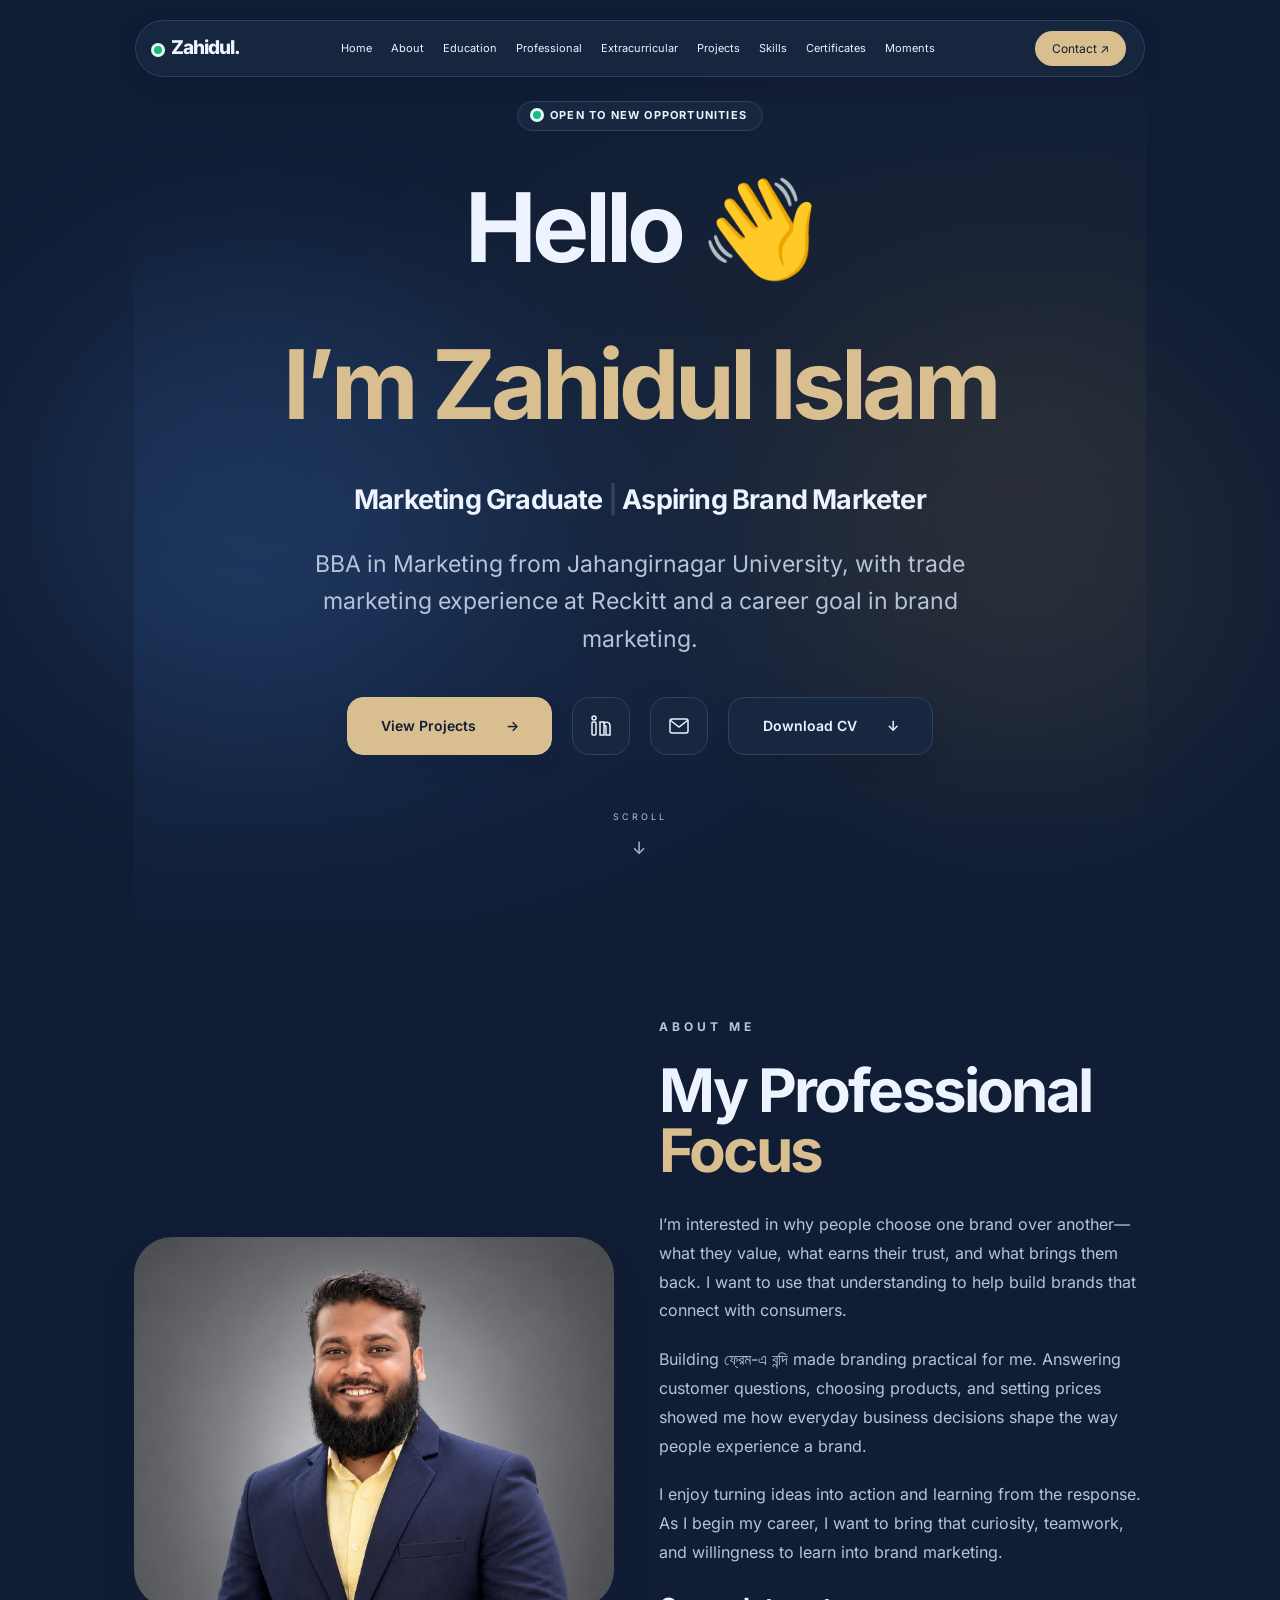
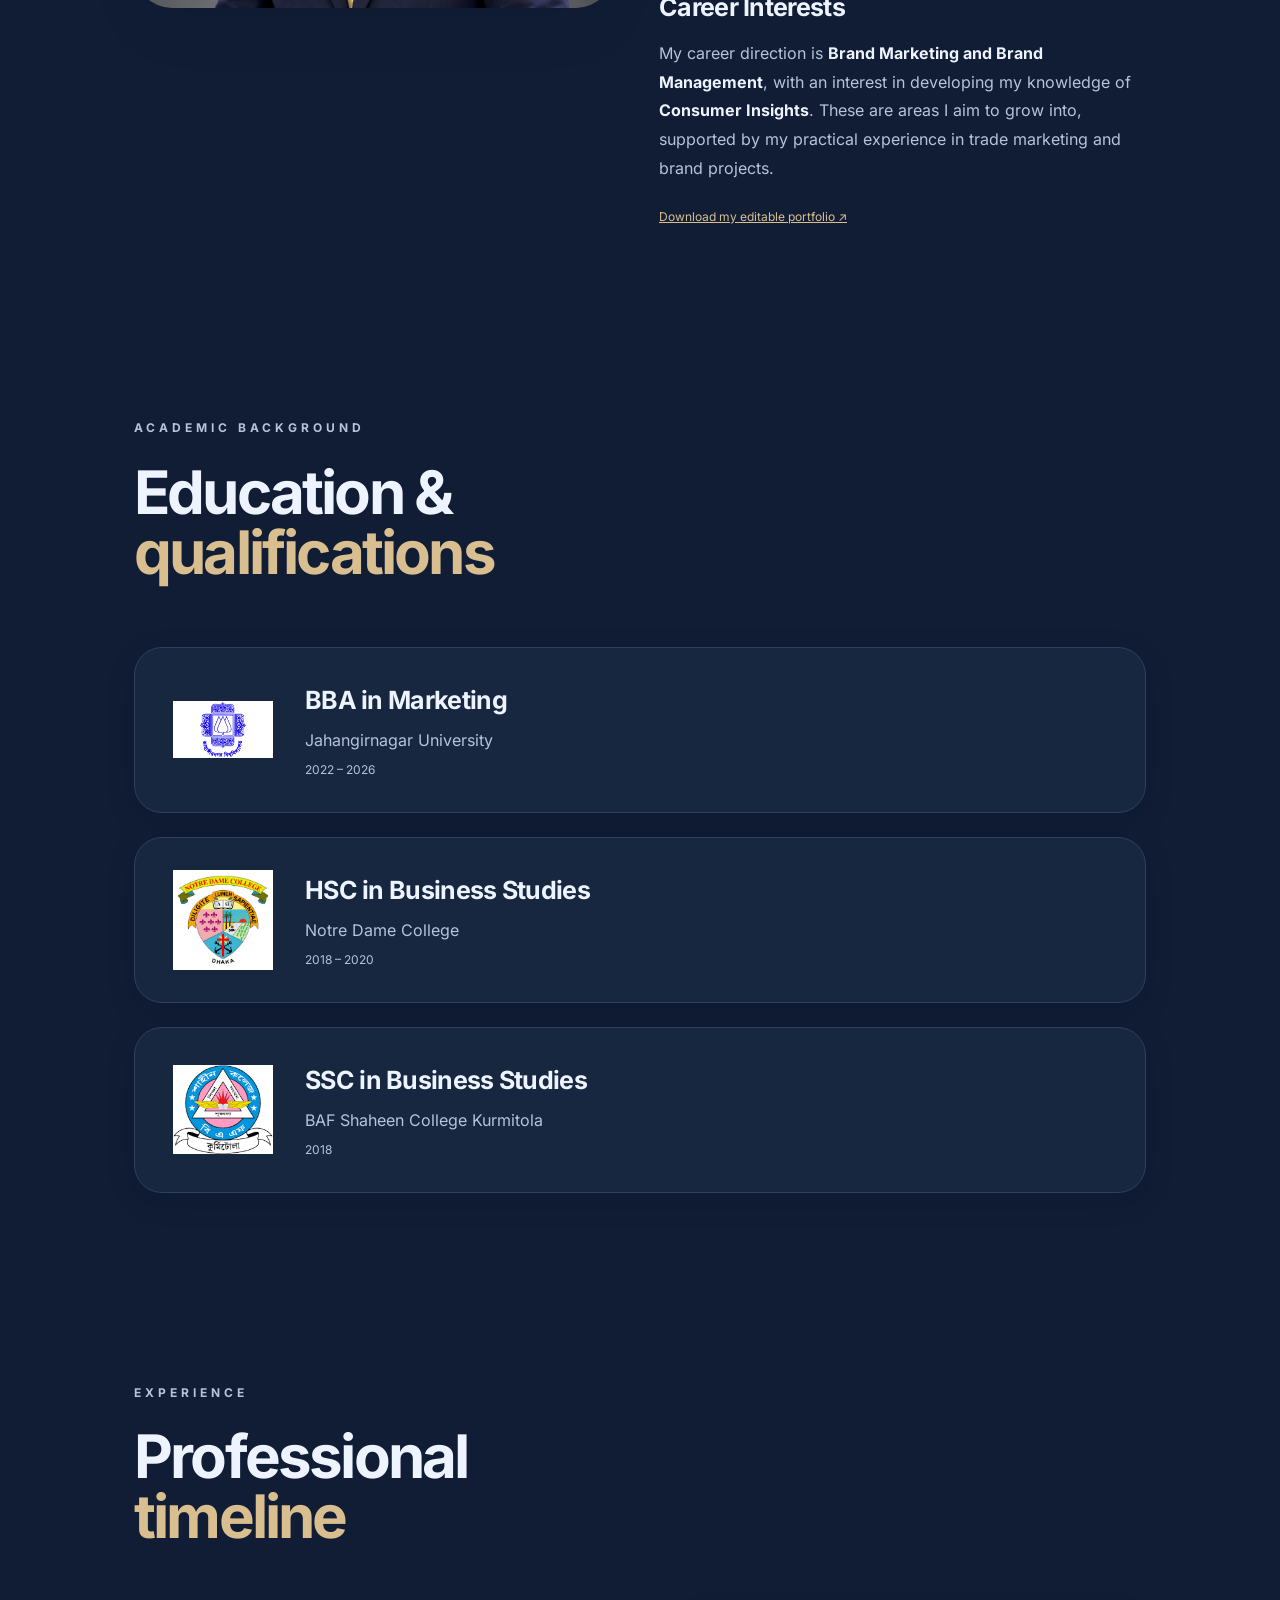
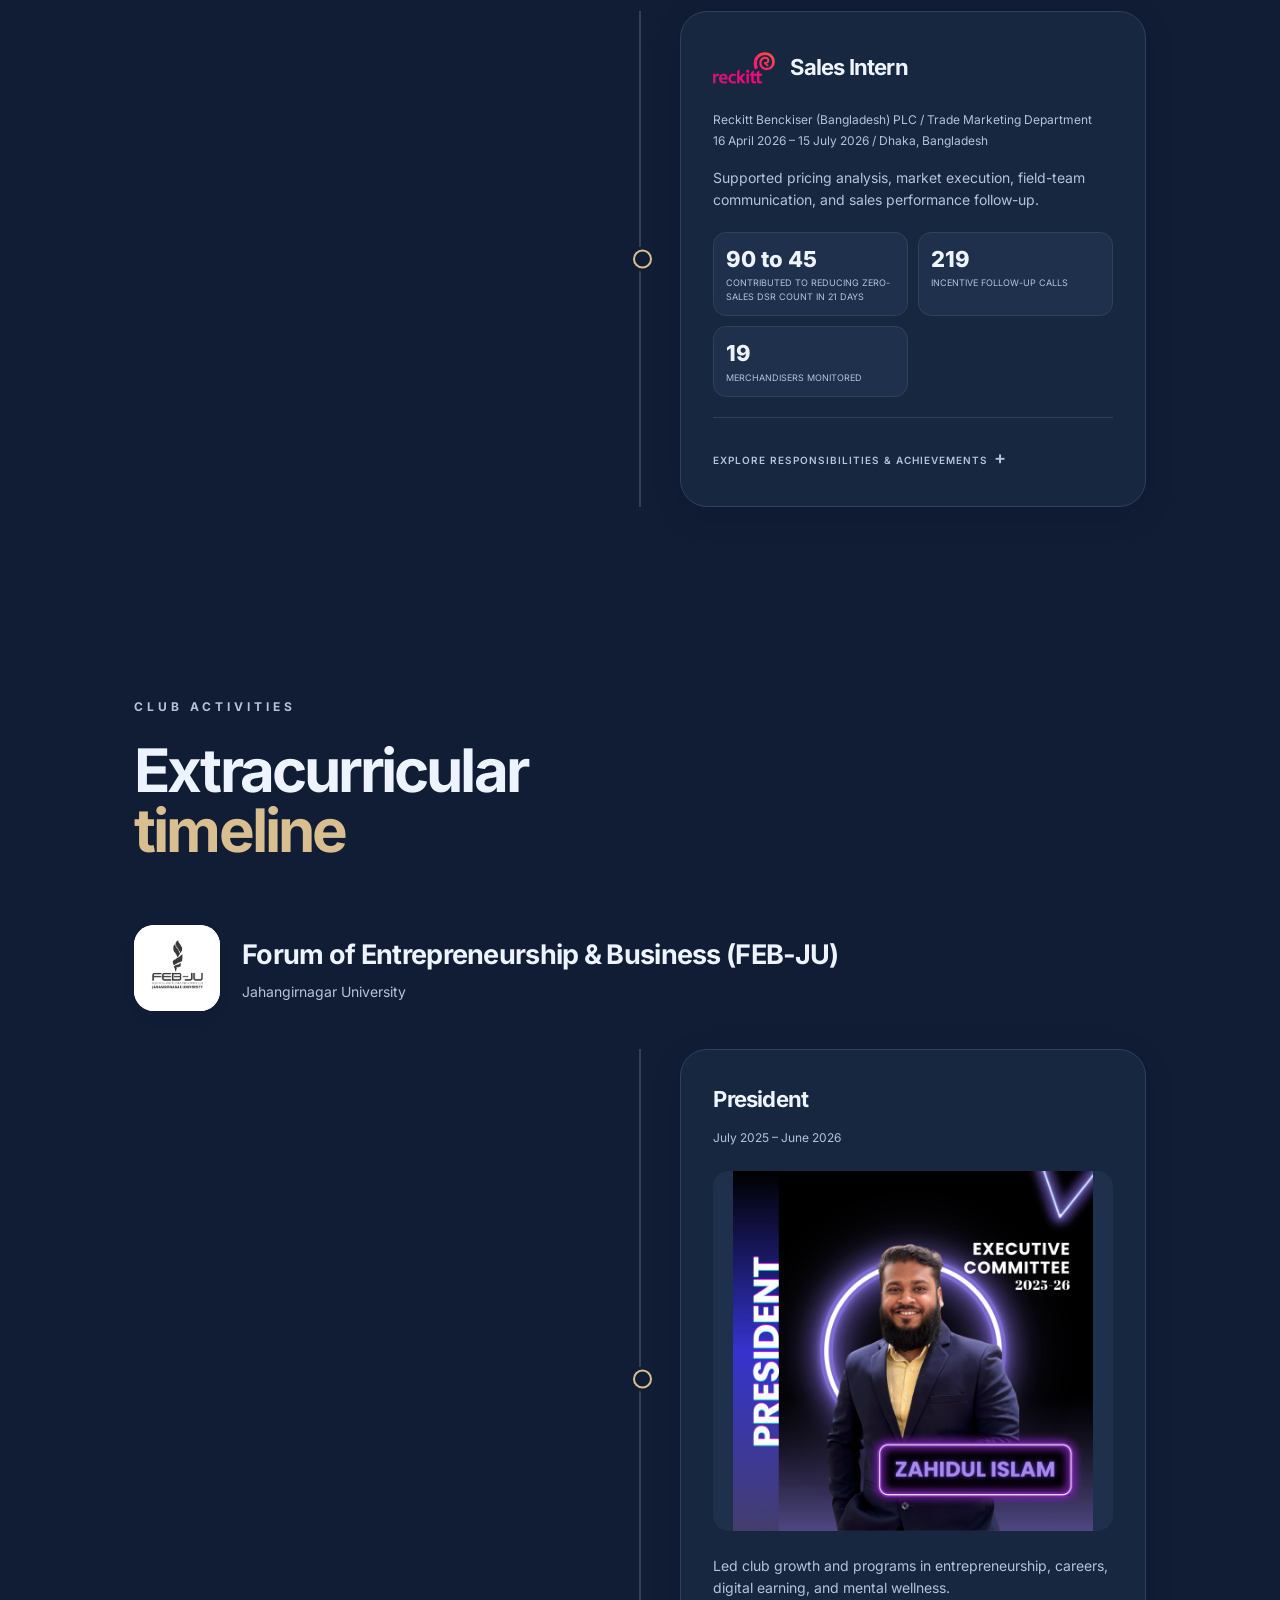
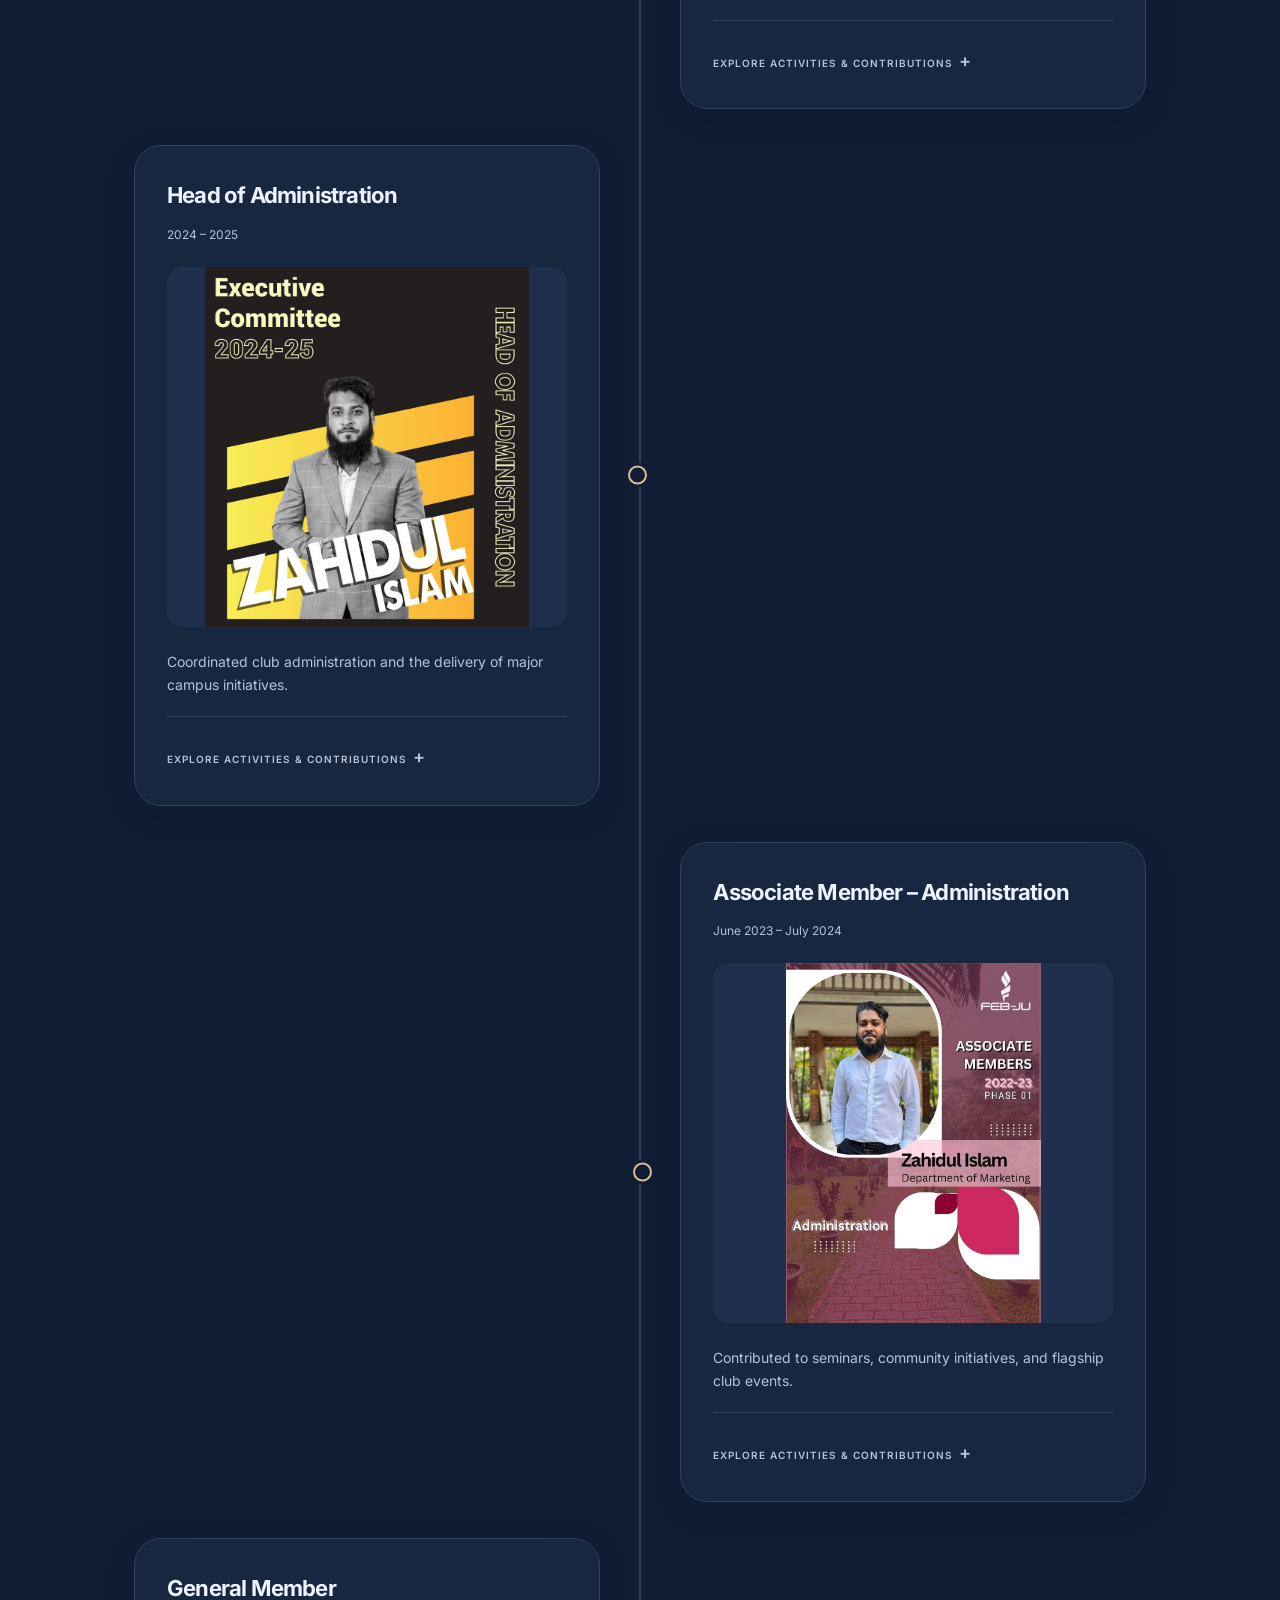
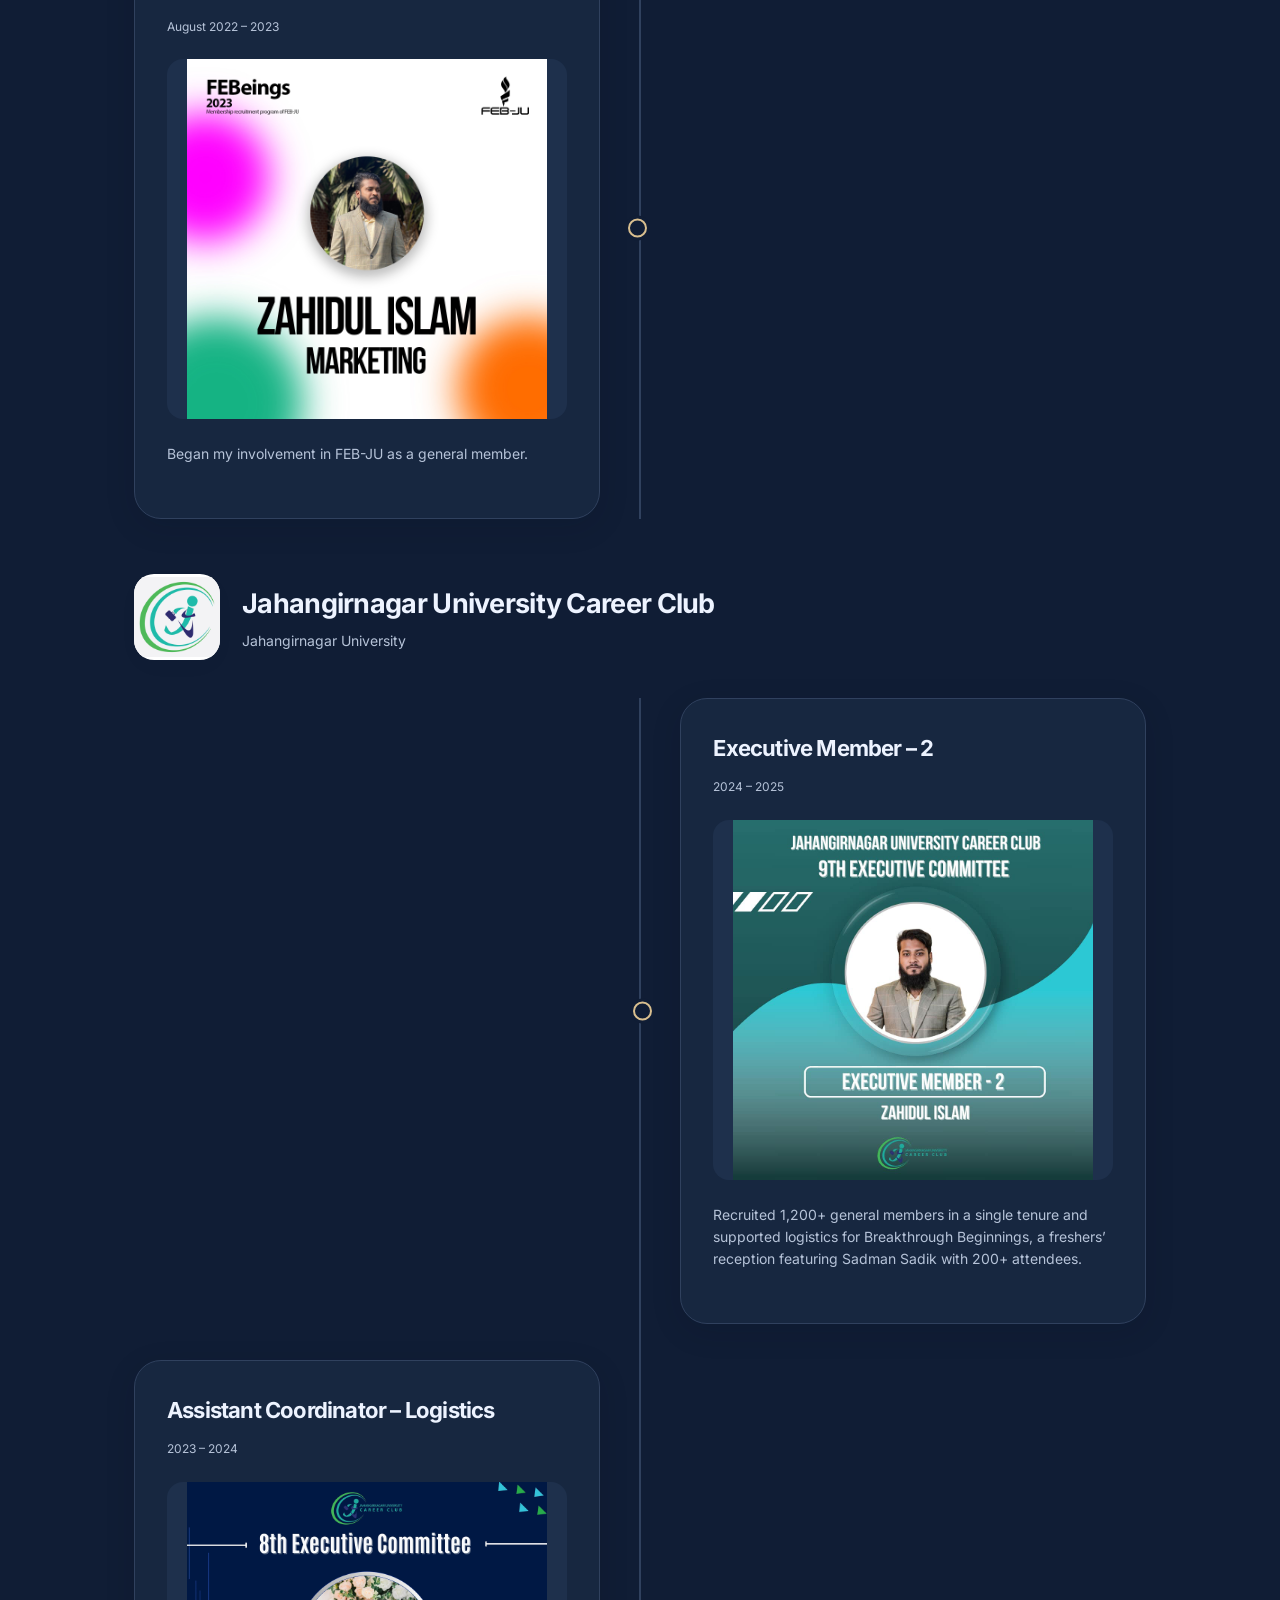
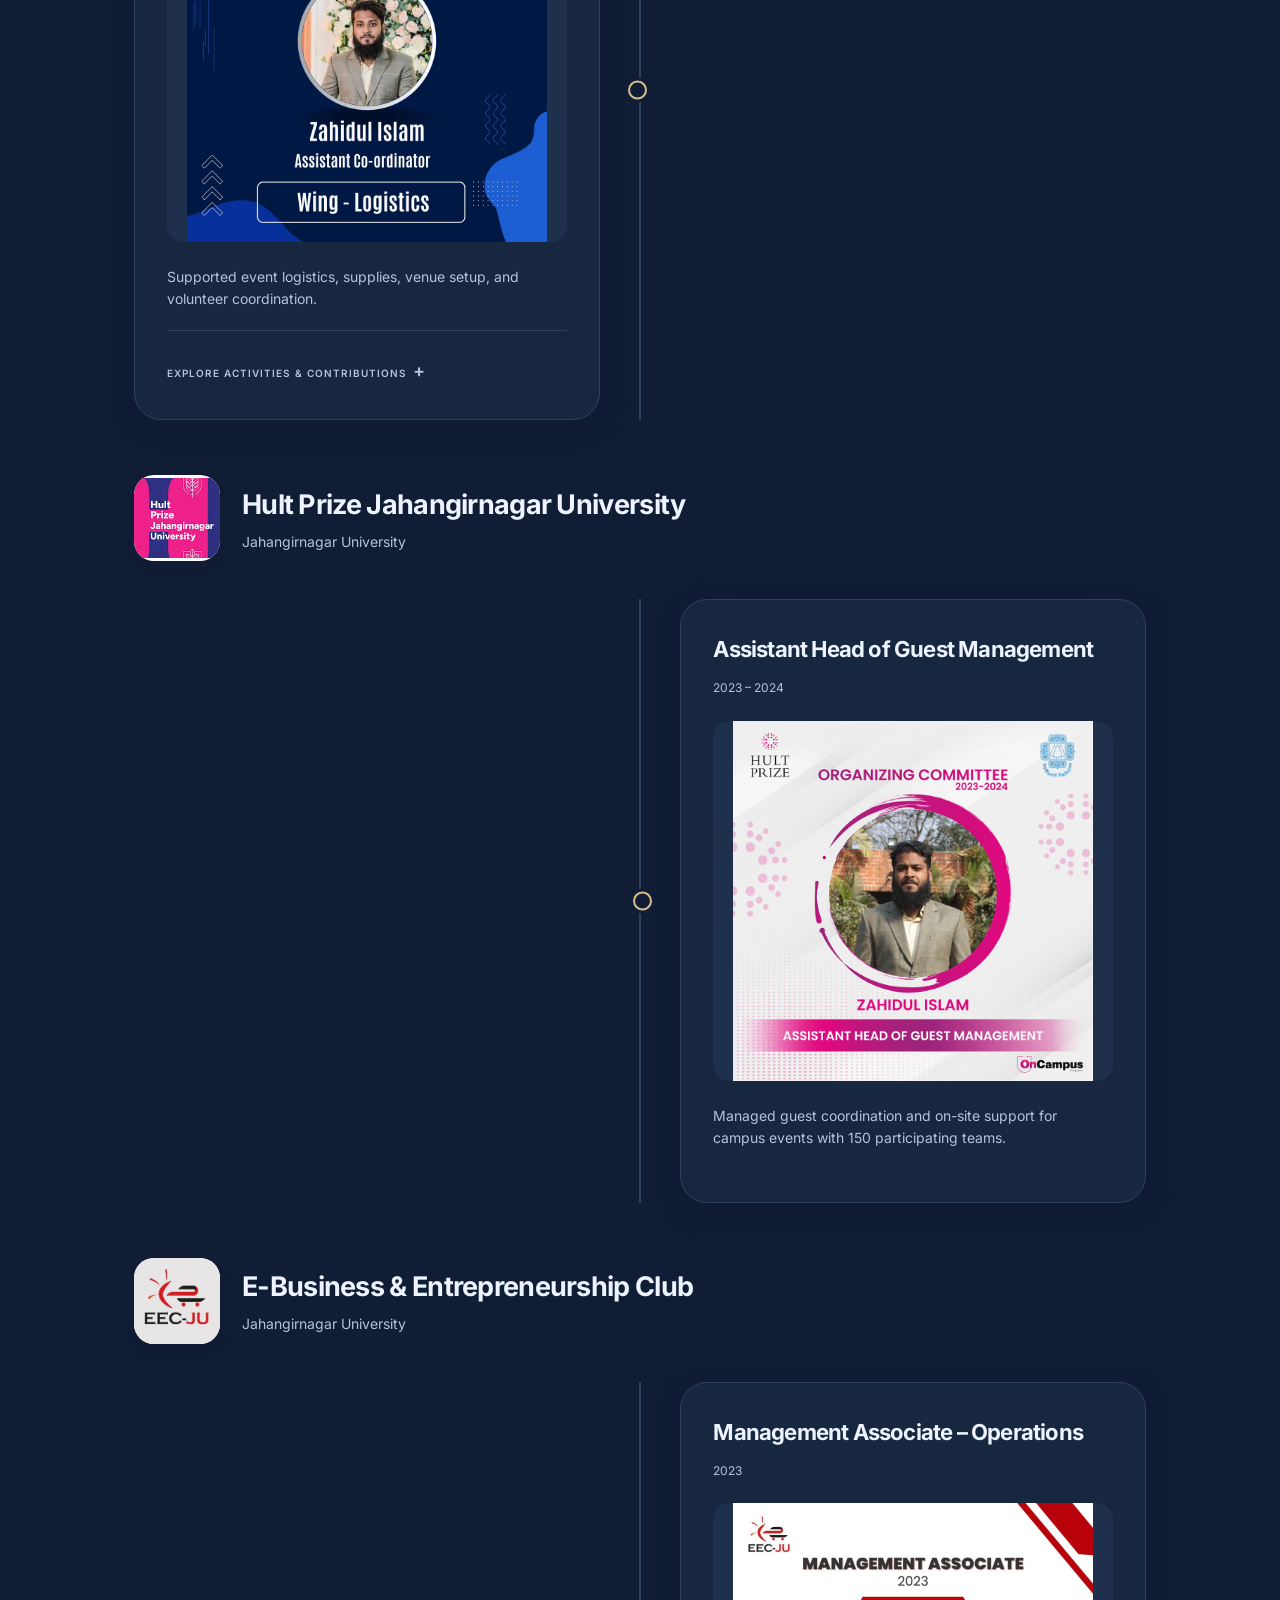
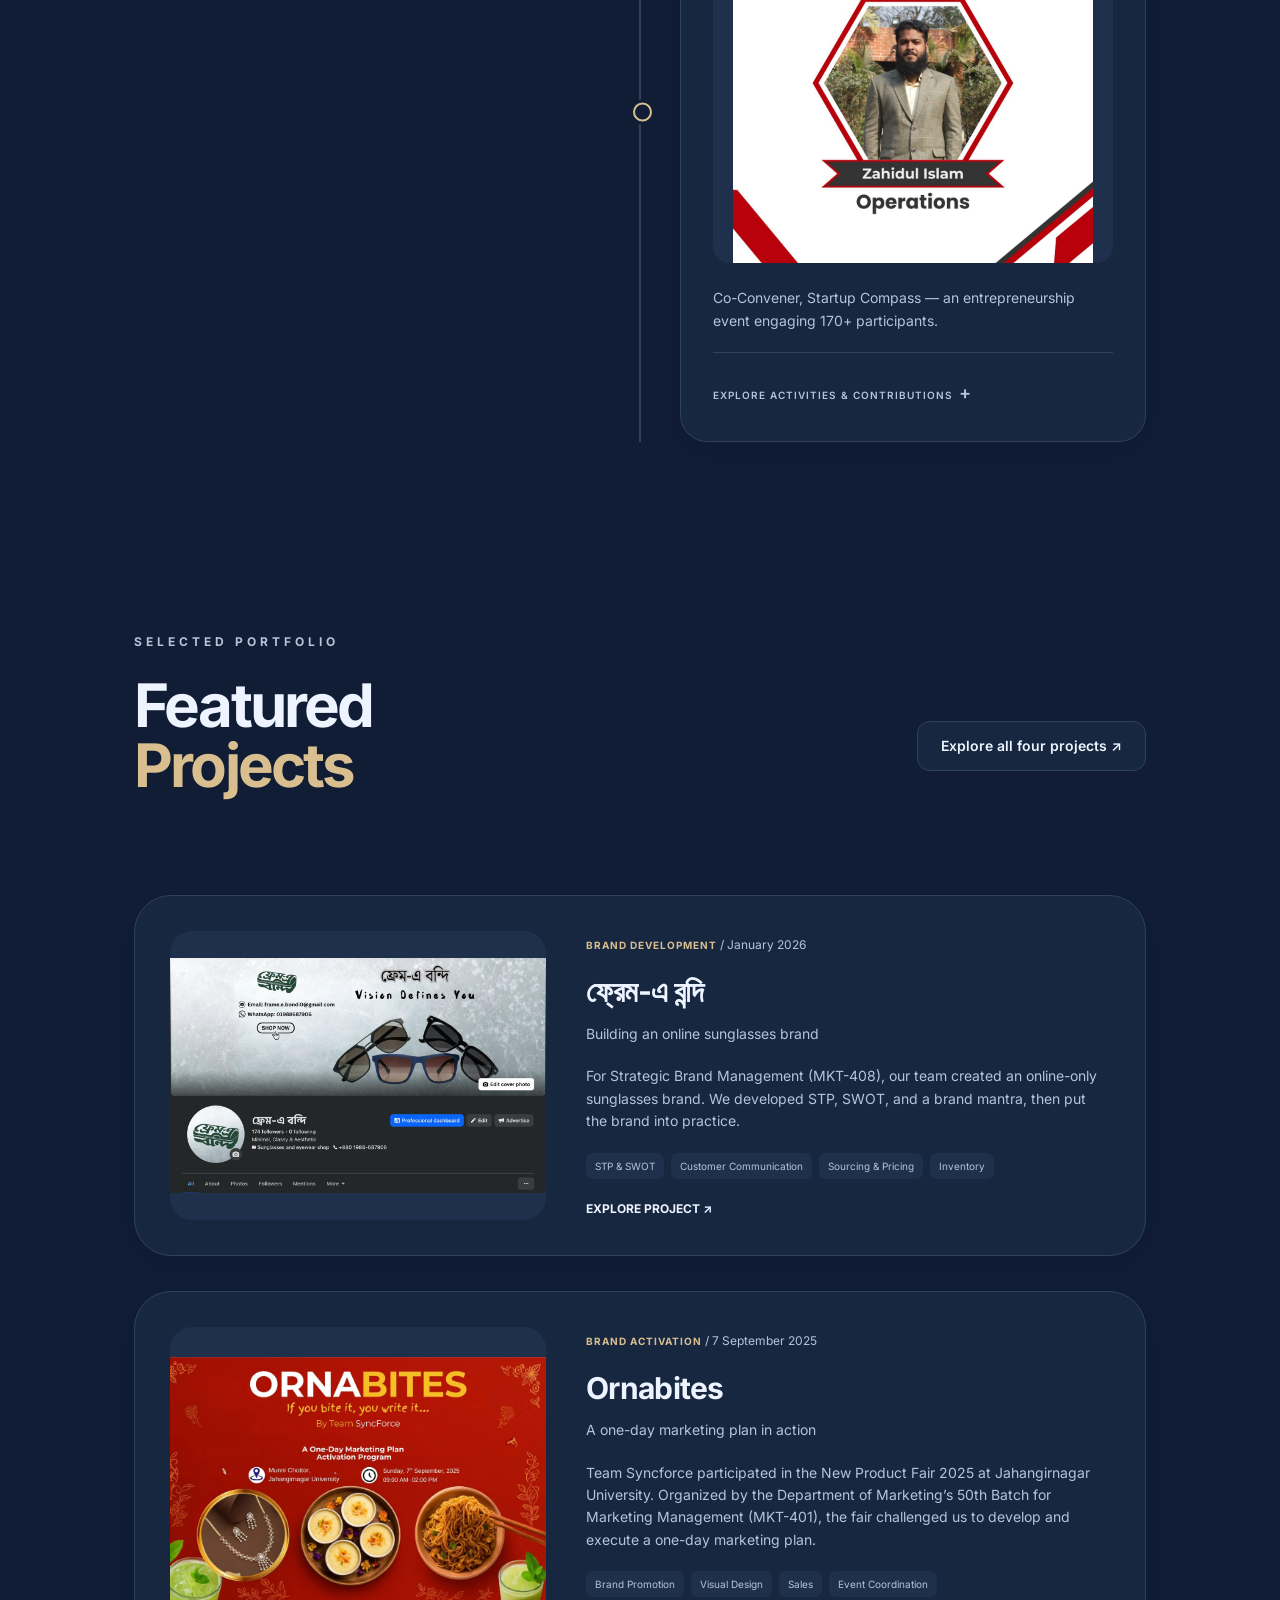
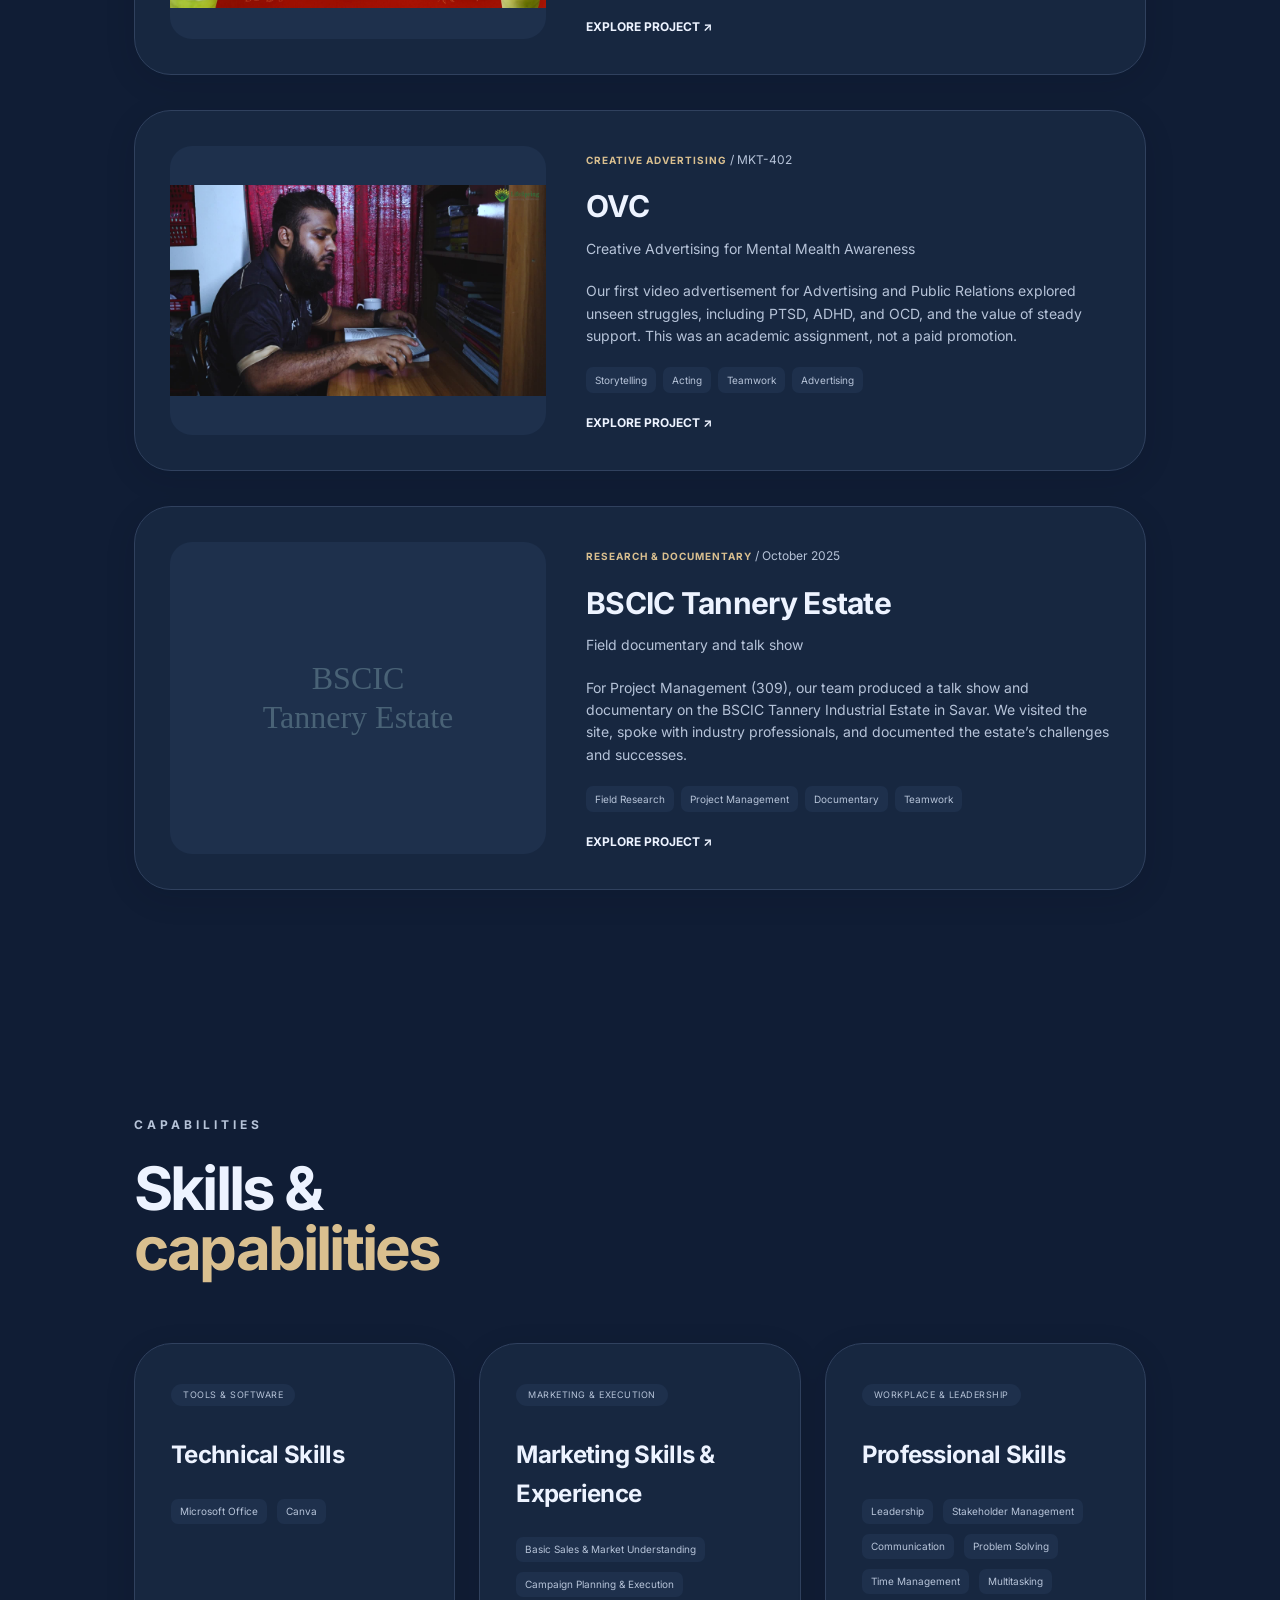
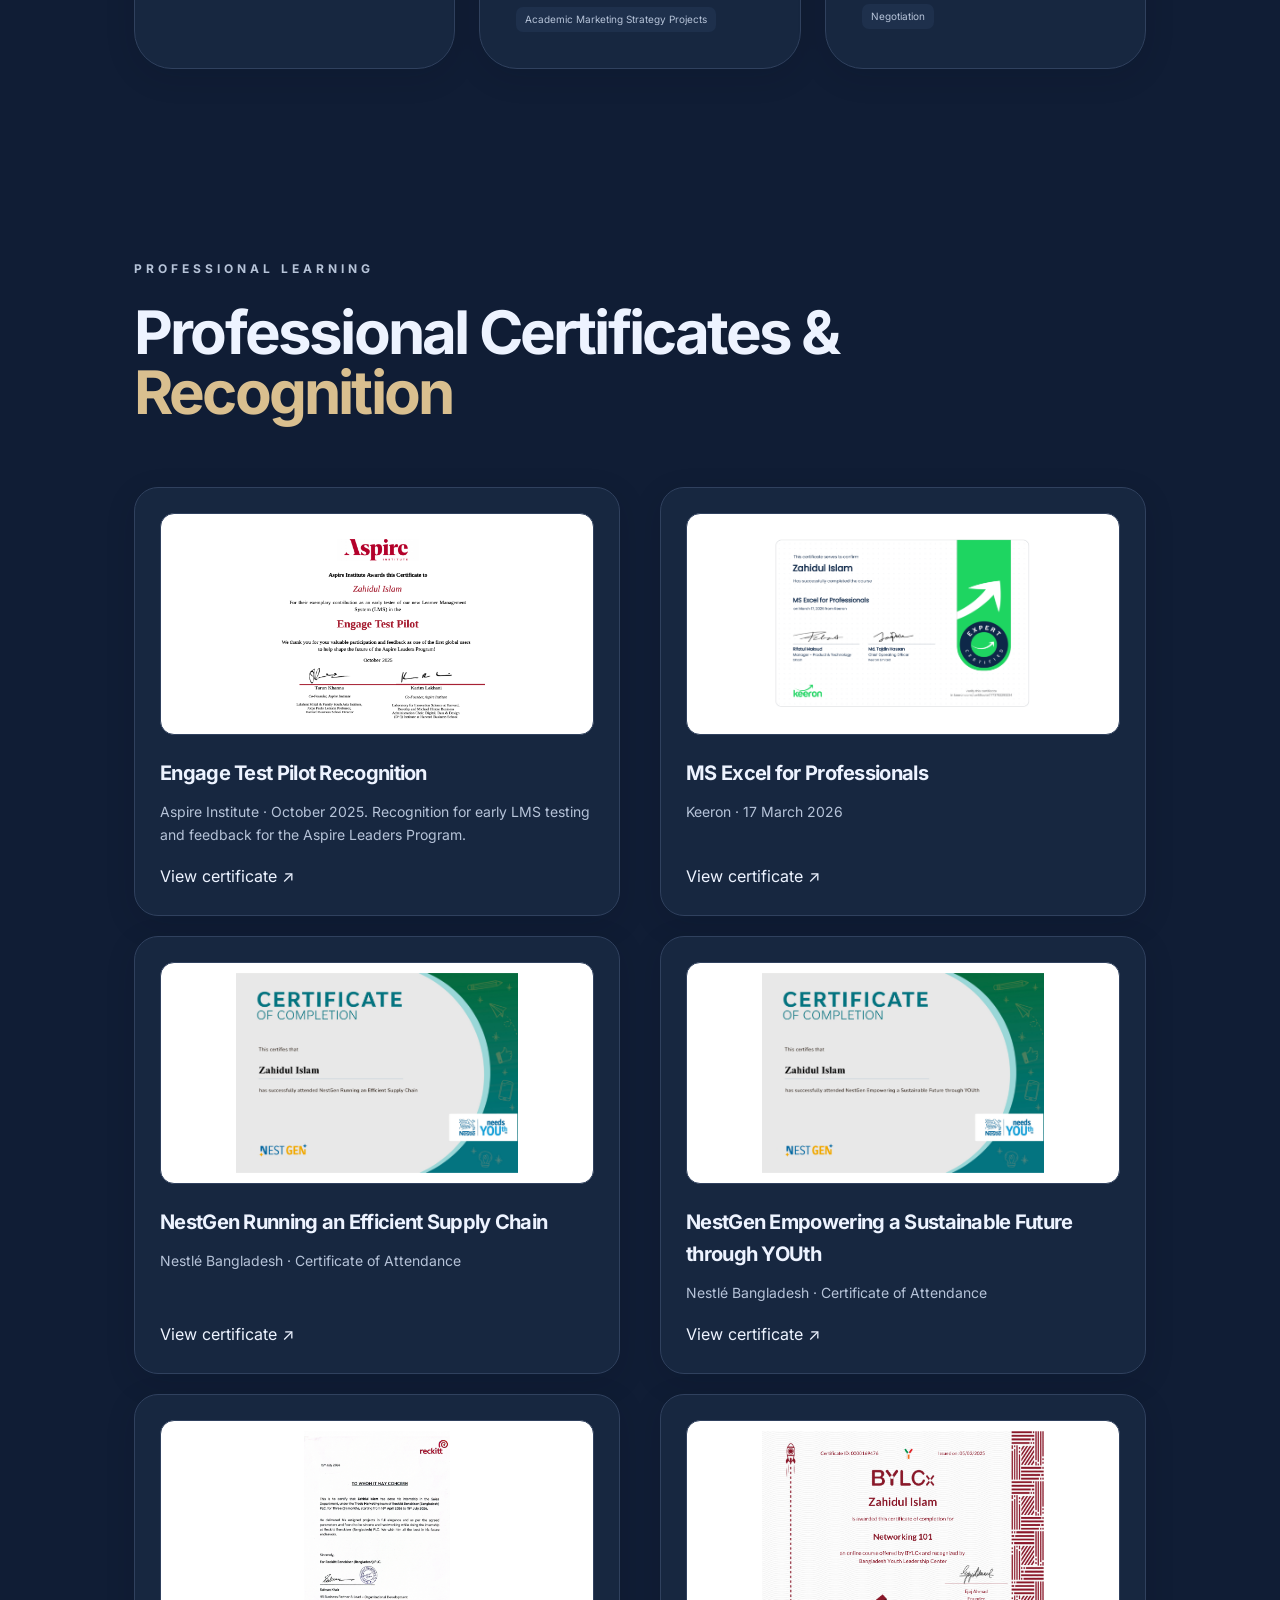
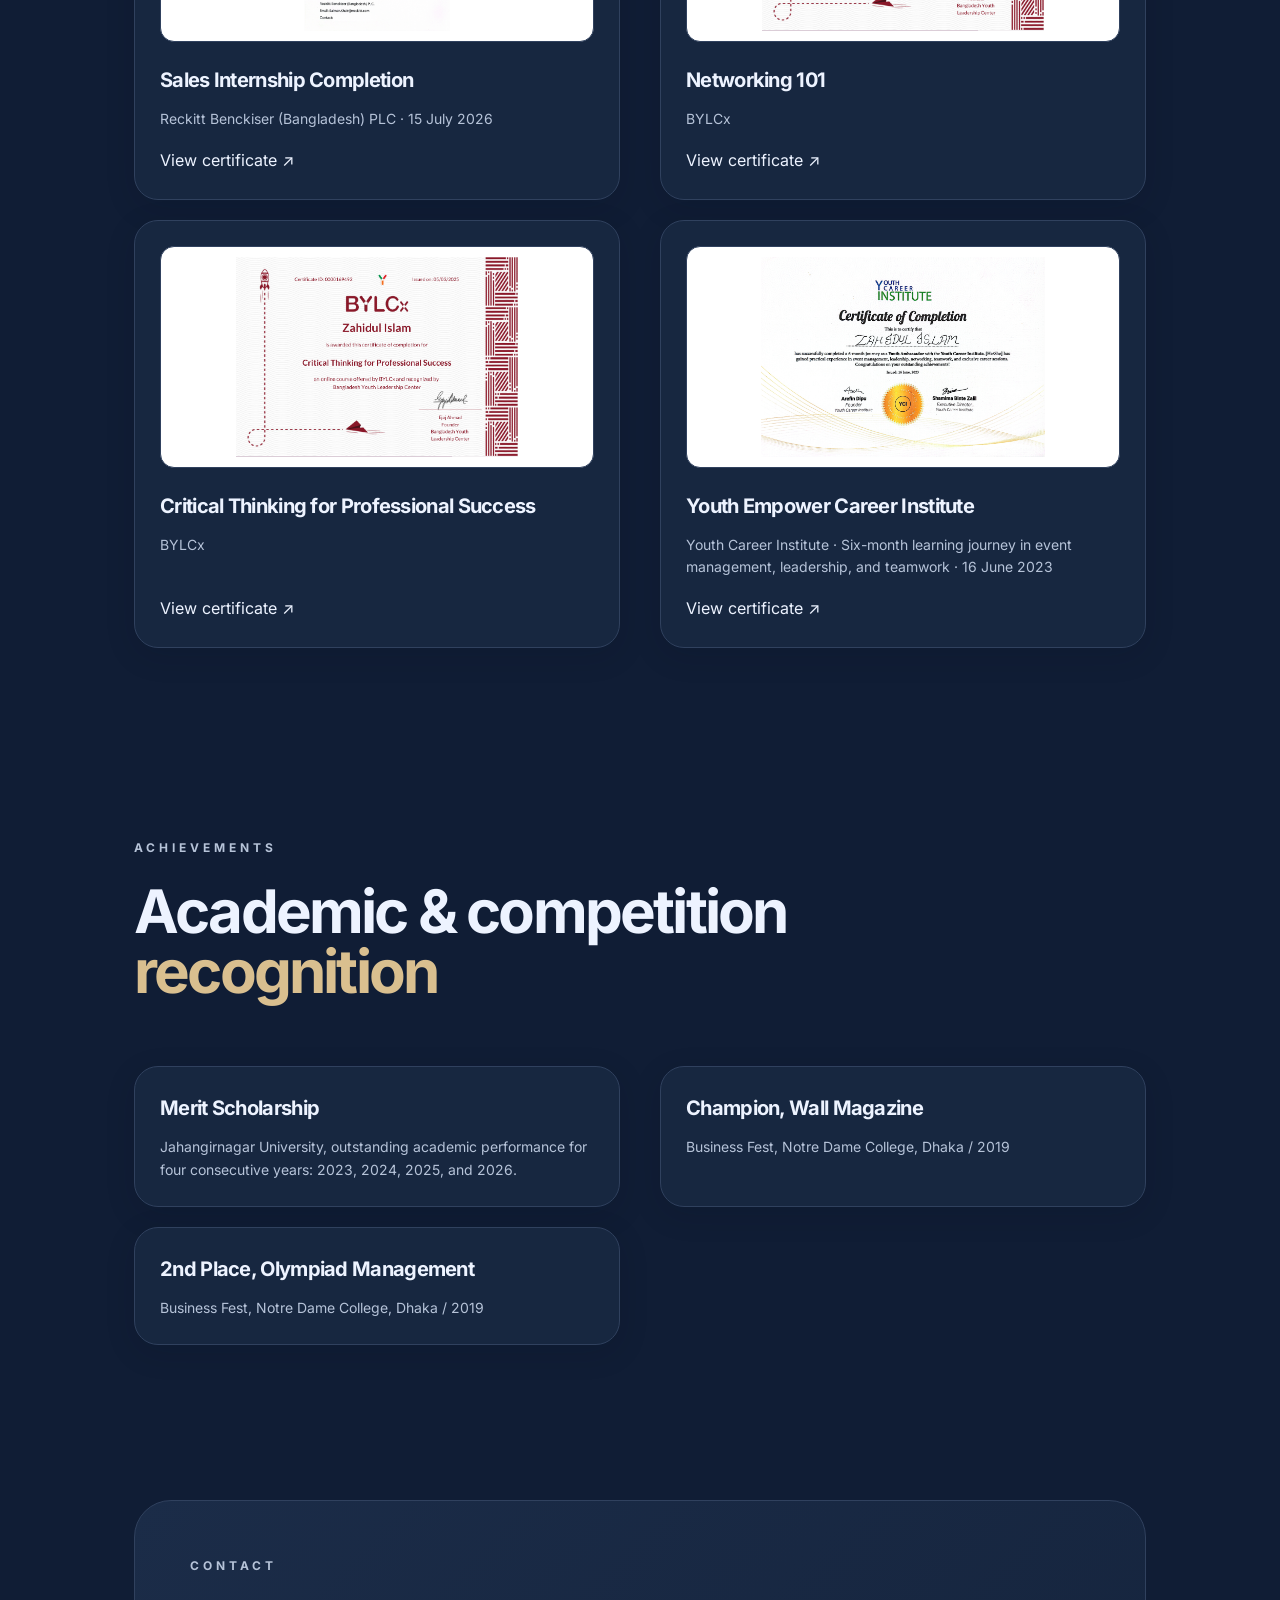
<file: index.html>
<!doctype html><html lang="en"><head><meta charset="utf-8"><meta name="viewport" content="width=device-width,initial-scale=1"><title>Zahidul Islam | Profile Portfolio</title><meta name="description" content="Marketing graduate from Jahangirnagar University. Explore Zahidul Islam’s trade marketing experience, brand projects, and student leadership."><link rel="stylesheet" href="/fonts.css"><link rel="stylesheet" href="/style.css"><link rel="icon" href="/favicon.ico" sizes="any"><link rel="icon" type="image/svg+xml" href="/favicon.svg"><link rel="apple-touch-icon" href="/apple-touch-icon.png"></head><body><div class="cursor-glow" aria-hidden="true"></div><header><a class="brand" href="/"><i class="green"></i>Zahidul.</a><button class="menu" aria-expanded="false" aria-controls="navlinks">Menu</button><nav class="navlinks" id="navlinks" aria-label="Main navigation"><a href="/">Home</a><a href="/#about">About</a><a href="/#education">Education</a><a href="/#experience">Professional</a><a href="/#extracurricular">Extracurricular</a><a href="/#projects">Projects</a><a href="/#skills">Skills</a><a href="/#certificates">Certificates</a><a href="/#moments">Moments</a></nav><a class="contact-link" href="/#contact">Contact ↗</a></header><main><section class="hero"><div class="status"><i class="green"></i>OPEN TO NEW OPPORTUNITIES</div><h1>Hello <b class="wave" aria-hidden="true">👋</b><span class="animated-name" aria-label="I’m Zahidul Islam"><i style="--i:0">I</i><i style="--i:1">’</i><i style="--i:2">m</i><i style="--i:3">&nbsp;</i><i style="--i:4">Z</i><i style="--i:5">a</i><i style="--i:6">h</i><i style="--i:7">i</i><i style="--i:8">d</i><i style="--i:9">u</i><i style="--i:10">l</i><i style="--i:11">&nbsp;</i><i style="--i:12">I</i><i style="--i:13">s</i><i style="--i:14">l</i><i style="--i:15">a</i><i style="--i:16">m</i></span></h1><h2>Marketing Graduate <span class="dot-divider">|</span> Aspiring Brand Marketer</h2><p>BBA in Marketing from Jahangirnagar University, with trade marketing experience at Reckitt and a career goal in brand marketing.</p><div class="actions"><a class="btn" href="/#projects">View Projects <span>→</span></a><a class="social-icon" aria-label="LinkedIn profile" href="https://www.linkedin.com/in/zahidul-islam1766" target="_blank" rel="noopener"><svg viewBox="0 0 24 24" fill="none" stroke="currentColor" stroke-width="1.5" aria-hidden="true"><rect x="3" y="8" width="4" height="13" rx="1"/><circle cx="5" cy="4" r="2"/><path d="M11 21V8h4v2c2-3 6-2 6 2v9h-4v-8c0-2-2-2-2 0v8z"/></svg></a><a class="social-icon" aria-label="Send email" href="mailto:zahidul.faysal02@gmail.com"><svg viewBox="0 0 24 24" fill="none" stroke="currentColor" stroke-width="1.5" aria-hidden="true"><rect x="3" y="5" width="18" height="14" rx="2"/><path d="m3 6 9 7 9-7"/></svg></a><a class="btn secondary" href="/assets/Zahidul-Islam-CV.pdf" download="Zahidul-Islam-CV.pdf">Download CV <span aria-hidden="true">↓</span></a></div><a class="scroll-cue" href="#about">SCROLL<span>↓</span></a></section>
<section class="section about" id="about"><img class="portrait" src="/assets/zahidul-full-portrait.png" alt="Zahidul Islam" width="1427" height="1102"><div><div class="kicker">About Me</div><h2>My Professional <span>Focus</span></h2><p>I’m interested in why people choose one brand over another—what they value, what earns their trust, and what brings them back. I want to use that understanding to help build brands that connect with consumers.</p><p>Building ফ্রেম-এ বন্দি made branding practical for me. Answering customer questions, choosing products, and setting prices showed me how everyday business decisions shape the way people experience a brand.</p><p>I enjoy turning ideas into action and learning from the response. As I begin my career, I want to bring that curiosity, teamwork, and willingness to learn into brand marketing.</p><div class="career-interests"><h3>Career Interests</h3><p>My career direction is <strong>Brand Marketing and Brand Management</strong>, with an interest in developing my knowledge of <strong>Consumer Insights</strong>. These are areas I aim to grow into, supported by my practical experience in trade marketing and brand projects.</p></div><a class="download" href="/assets/Zahidul_Islam_Portfolio.pptx" download>Download my editable portfolio ↗</a></div></section>
<section class="section" id="education"><div class="kicker">Academic Background</div><h2>Education & <span>qualifications</span></h2><div class="education-list">
<article class="education-entry"><img src="/assets/ju-logo-updated.jpg" alt="Jahangirnagar University logo" loading="lazy" width="790" height="452"><div><h3>BBA in Marketing</h3><p>Jahangirnagar University</p><div class="meta">2022 – 2026</div></div></article>
<article class="education-entry"><img src="/assets/ndc-logo-v2.png" alt="Notre Dame College logo" loading="lazy" width="554" height="554"><div><h3>HSC in Business Studies</h3><p>Notre Dame College</p><div class="meta">2018 – 2020</div></div></article>
<article class="education-entry"><img src="/assets/baf-logo.png" alt="BAF Shaheen College Kurmitola logo" loading="lazy" width="165" height="148"><div><h3>SSC in Business Studies</h3><p>BAF Shaheen College Kurmitola</p><div class="meta">2018</div></div></article>
</div></section>
<section class="section" id="experience"><div class="kicker">Experience</div><h2>Professional <span>timeline</span></h2><div class="timeline">
<article class="experience"><div class="role-heading"><img class="employer-logo" src="/assets/reckitt-logo.svg" alt="Reckitt logo" width="104" height="55"><h3>Sales Intern</h3></div><div class="meta">Reckitt Benckiser (Bangladesh) PLC / Trade Marketing Department<br>16 April 2026 – 15 July 2026 / Dhaka, Bangladesh</div><p class="lead">Supported pricing analysis, market execution, field-team communication, and sales performance follow-up.</p><div class="metrics"><div><strong>90 to 45</strong><small>CONTRIBUTED TO REDUCING ZERO-SALES DSR COUNT IN 21 DAYS</small></div><div><strong>219</strong><small>INCENTIVE FOLLOW-UP CALLS</small></div><div><strong>19</strong><small>MERCHANDISERS MONITORED</small></div></div><details><summary>Explore responsibilities &amp; achievements</summary><div class="responsibility-groups"><div class="responsibility-group"><h4>Pricing Analysis</h4><ul><li>Updated online competitor prices twice weekly to support pricing and market-positioning decisions.</li><li>Calculated Effective Trade Price after discounts and trade offers to support trade-pricing evaluation.</li></ul></div><div class="responsibility-group"><h4>Market Execution</h4><ul><li>Visited distribution houses and retail outlets to observe sales operations, target execution, retailer relationships, and market activities.</li><li>Maintained the CM Tracker to monitor 19 merchandisers, shelf space, and product placement across outlets.</li></ul></div><div class="responsibility-group"><h4>Field-Team Follow-up</h4><ul><li>Contributed to reducing the zero-sales DSR count from 90 to 45 within 21 days through follow-up.</li><li>Conducted 219 calls regarding DSR incentive awareness and performance achievement.</li></ul></div><div class="responsibility-group"><h4>Data Analysis</h4><ul><li>Updated Eco SKU mapping files by brand, variant, and pack size.</li><li>Analyzed population, household, income, and expenditure data using BBS Census and HIES datasets.</li></ul></div></div></details></article>
</div></section>
<section class="section" id="extracurricular"><div class="kicker">Club Activities</div><h2>Extracurricular <span>timeline</span></h2><div class="club-group" id="feb-ju"><div class="club-heading"><img class="club-logo" src="/assets/feb-logo.jpg" alt="FEB-JU club logo" width="1948" height="1948"><div><h3>Forum of Entrepreneurship & Business (FEB-JU)</h3><p>Jahangirnagar University</p></div></div><div class="timeline"><article class="experience"><h4>President</h4><div class="meta">July 2025 – June 2026</div><img class="feb-role-photo" src="/assets/feb-president-role.jpg" alt="Zahidul Islam, FEB-JU President appointment graphic" loading="lazy" width="1600" height="1600"><p class="lead">Led club growth and programs in entrepreneurship, careers, digital earning, and mental wellness.</p><details><summary>Explore activities & contributions</summary><ul class="activity-list"><li><strong>Interactive Cares Workshop</strong><br>Hosted a session with 150+ students on earning through game map creation.</li><li><strong>Business & Mental Wellness Seminar</strong><br>Organized with Grameen Digital Healthcare Solutions, engaging 80+ students.</li><li><strong>FUTUREMAKERS Roadshow</strong><br>Organized Grameenphone’s roadshow at Jahangirnagar University with 230+ participants.</li><li><strong>Food Carnival</strong><br>Organized stalls where 30+ students prepared and sold food, encouraging them to explore entrepreneurship.</li><li><strong>BizQ 2.0</strong><br>Directed competition planning and delivery for 230+ participants, including participant selection, final rounds on campus, and team operations.</li><li><strong>Club Expansion &amp; Student Engagement</strong><br>Brought in and integrated around 200 new members. Arranged sessions on career development, digital earning, and mental well-being to increase involvement and strengthen external connections.</li><li><strong>Career Ragging 2.0</strong><br>Led the team in organizing the event with partner Transform BD, connecting student ambitions with professional insights through speaker sessions, questions, and direct interaction.</li></ul></details></article><article class="experience"><h4>Head of Administration</h4><div class="meta">2024 – 2025</div><img class="feb-role-photo" src="/assets/feb-admin-role.jpg" alt="Zahidul Islam, FEB-JU Head of Administration appointment graphic" loading="lazy" width="864" height="960"><p class="lead">Coordinated club administration and the delivery of major campus initiatives.</p><details><summary>Explore activities & contributions</summary><ul class="activity-list"><li><strong>Anti-Discrimination Graffiti Project</strong><br>Convened a seven-day project, coordinating smooth execution and active student involvement.</li><li><strong>Food Carnival</strong><br>Organized an event with 30+ student-led stalls, later sponsored by Ahar.</li><li><strong>BRAC Bank Career Talk</strong><br>Organized the event for 350+ participants and facilitated on-campus interviews for 45+ students, with many advancing to the next stage.</li></ul></details></article><article class="experience"><h4>Associate Member – Administration</h4><div class="meta">June 2023 – July 2024</div><img class="feb-role-photo" src="/assets/feb-associate-role.jpg" alt="Zahidul Islam, FEB-JU Associate Member – Administration appointment graphic" loading="lazy" width="877" height="1240"><p class="lead">Contributed to seminars, community initiatives, and flagship club events.</p><details><summary>Explore activities & contributions</summary><ul class="activity-list"><li><strong>Freelancing Career Seminar</strong><br>Led a seminar with 60+ participants.</li><li><strong>Tree Plantation Drive</strong><br>Led an initiative that planted 30 trees.</li><li><strong>FEBx Edge</strong><br>Co-convened the five-day flagship event with 60+ participants per session, including the final and prize-giving.</li><li><strong>Shanta Securities Seminar</strong><br>Contributed as co-convener to a seminar with 300+ participants.</li></ul></details></article><article class="experience"><h4>General Member</h4><div class="meta">August 2022 – 2023</div><img class="feb-role-photo" src="/assets/feb-general-role.jpg" alt="Zahidul Islam, FEB-JU General Member appointment graphic" loading="lazy" width="1600" height="1600"><p class="lead">Began my involvement in FEB-JU as a general member.</p></article></div></div><div class="club-group" id="jucc"><div class="club-heading"><img class="club-logo" src="/assets/jucc-logo.jpg" alt="Jahangirnagar University Career Club logo" width="960" height="896"><div><h3>Jahangirnagar University Career Club</h3><p>Jahangirnagar University</p></div></div><div class="timeline"><article class="experience"><h4>Executive Member – 2</h4><div class="meta">2024 – 2025</div><img class="feb-role-photo" src="/assets/jucc-executive-role.jpg" alt="Zahidul Islam, JUCC Executive Member – 2 appointment graphic" loading="lazy" width="960" height="960"><p class="lead">Recruited 1,200+ general members in a single tenure and supported logistics for Breakthrough Beginnings, a freshers’ reception featuring Sadman Sadik with 200+ attendees.</p></article><article class="experience"><h4>Assistant Coordinator – Logistics</h4><div class="meta">2023 – 2024</div><img class="feb-role-photo" src="/assets/jucc-logistics-role.jpg" alt="Zahidul Islam, JUCC Assistant Coordinator, Logistics Wing appointment graphic" loading="lazy" width="2048" height="2048"><p class="lead">Supported event logistics, supplies, venue setup, and volunteer coordination.</p><details><summary>Explore activities & contributions</summary><ul class="activity-list"><li>Coordinated logistics and operational arrangements for BBQ events, ensuring smooth execution.</li><li>Managed event supplies, resource allocation, and distribution based on demand.</li><li>Supported venue decoration, setup, and overall event organization.</li><li>Coordinated with team members to ensure timely delivery of necessary materials and supplies.</li><li>Assisted in volunteer recruitment and coordination to ensure adequate volunteer support for event activities.</li><li>Collaborated with the team to maintain operational efficiency and deliver successful events.</li></ul></details></article></div></div><div class="club-group" id="hult-prize"><div class="club-heading"><img class="club-logo" src="/assets/hult-logo.jpeg" alt="Hult Prize Jahangirnagar University logo" width="160" height="148"><div><h3>Hult Prize Jahangirnagar University</h3><p>Jahangirnagar University</p></div></div><div class="timeline"><article class="experience"><h4>Assistant Head of Guest Management</h4><div class="meta">2023 – 2024</div><img class="feb-role-photo" src="/assets/hult-guest-management-role.jpg" alt="Zahidul Islam, Hult Prize Assistant Head of Guest Management appointment graphic" loading="lazy" width="960" height="960"><p class="lead">Managed guest coordination and on-site support for campus events with 150 participating teams.</p></article></div></div><div class="club-group" id="eec-ju"><div class="club-heading"><img class="club-logo" src="/assets/eec-logo-v2.jpeg" alt="E-Business & Entrepreneurship Club, Jahangirnagar University logo" width="447" height="447"><div><h3>E-Business & Entrepreneurship Club</h3><p>Jahangirnagar University</p></div></div><div class="timeline"><article class="experience"><h4>Management Associate – Operations</h4><div class="meta">2023</div><img class="feb-role-photo" src="/assets/eec-operations-role.jpg" alt="Zahidul Islam, EEC-JU Management Associate, Operations appointment graphic" loading="lazy" width="1080" height="1080"><p class="lead">Co-Convener, Startup Compass — an entrepreneurship event engaging 170+ participants.</p><details><summary>Explore activities & contributions</summary><h5>Co-Convener | Entrepreneurship Event (Startup Compass)</h5><ul class="activity-list"><li>Co-organized an entrepreneurship-focused event that engaged 170+ participants, promoting startup awareness and student involvement in entrepreneurship.</li><li>Coordinated event planning, logistics, and execution to ensure a smooth experience for 170+ attendees.</li><li>Contributed to speaker session planning and audience engagement on startup opportunities, challenges, and career mentorship.</li><li>Collaborated with the organizing team to drive student outreach, event promotion, and participant engagement.</li></ul></details></article></div></div></section>
<section class="section" id="projects"><div class="heading-row"><div><div class="kicker">Selected Portfolio</div><h2>Featured <span>Projects</span></h2></div><a class="btn secondary" href="/works/">Explore all four projects ↗</a></div><article class="project" data-category="Brand Development" data-search="ফ্রেম-এ বন্দি building an online sunglasses brand for strategic brand management (mkt-408), our team created an online-only sunglasses brand. we developed stp, swot, and a brand mantra, then put the brand into practice. stp &amp; swot customer communication sourcing &amp; pricing inventory"><a class="visual " href="/work/frame-e-bondi/"><img src="/assets/frame-brand.jpg" alt="Building an online sunglasses brand" loading="lazy" width="1280" height="800"></a><div><span class="category">Brand Development</span><span class="meta"> / January 2026</span><h3><a href="/work/frame-e-bondi/">ফ্রেম-এ বন্দি</a></h3><p>Building an online sunglasses brand</p><p>For Strategic Brand Management (MKT-408), our team created an online-only sunglasses brand. We developed STP, SWOT, and a brand mantra, then put the brand into practice.</p><div class="tags"><span>STP & SWOT</span><span>Customer Communication</span><span>Sourcing & Pricing</span><span>Inventory</span></div><a class="more" href="/work/frame-e-bondi/">EXPLORE PROJECT ↗</a></div></article><article class="project" data-category="Brand Activation" data-search="ornabites a one-day marketing plan in action team syncforce participated in the new product fair 2025 at jahangirnagar university. organized by the department of marketing’s 50th batch for marketing management (mkt-401), the fair challenged us to develop and execute a one-day marketing plan. brand promotion visual design sales event coordination"><a class="visual" href="/work/ornabites/"><img src="/assets/ornabites-poster.jpeg" alt="Ornabites promotional poster by Team Syncforce" loading="lazy" width="2048" height="1367"></a><div><span class="category">Brand Activation</span><span class="meta"> / 7 September 2025</span><h3><a href="/work/ornabites/">Ornabites</a></h3><p>A one-day marketing plan in action</p><p>Team Syncforce participated in the New Product Fair 2025 at Jahangirnagar University. Organized by the Department of Marketing’s 50th Batch for Marketing Management (MKT-401), the fair challenged us to develop and execute a one-day marketing plan.</p><div class="tags"><span>Brand Promotion</span><span>Visual Design</span><span>Sales</span><span>Event Coordination</span></div><a class="more" href="/work/ornabites/">EXPLORE PROJECT ↗</a></div></article><article class="project" data-category="Creative Advertising" data-search="advertisement mental health awareness ovc our first video advertisement for advertising and public relations explored unseen struggles, including ptsd, adhd, and ocd, and the value of steady support. this was an academic assignment, not a paid promotion. storytelling acting teamwork advertising"><a class="visual " href="/work/awareness-ad/"><img src="/assets/ad-still.jpg" alt="Mental health awareness advertisement" loading="lazy" width="1920" height="1080"></a><div><span class="category">Creative Advertising</span><span class="meta"> / MKT-402</span><h3><a href="/work/awareness-ad/">OVC</a></h3><p>Creative Advertising for Mental Mealth Awareness</p><p>Our first video advertisement for Advertising and Public Relations explored unseen struggles, including PTSD, ADHD, and OCD, and the value of steady support. This was an academic assignment, not a paid promotion.</p><div class="tags"><span>Storytelling</span><span>Acting</span><span>Teamwork</span><span>Advertising</span></div><a class="more" href="/work/awareness-ad/">EXPLORE PROJECT ↗</a></div></article><article class="project" data-category="Research & Documentary" data-search="bscic tannery estate field documentary and talk show for project management (309), our team produced a talk show and documentary on the bscic tannery industrial estate in savar. we visited the site, spoke with industry professionals, and documented the estate’s challenges and successes. field research project management documentary teamwork"><a class="visual word doc" href="/work/bscic-documentary/">BSCIC<br>Tannery Estate</a><div><span class="category">Research & Documentary</span><span class="meta"> / October 2025</span><h3><a href="/work/bscic-documentary/">BSCIC Tannery Estate</a></h3><p>Field documentary and talk show</p><p>For Project Management (309), our team produced a talk show and documentary on the BSCIC Tannery Industrial Estate in Savar. We visited the site, spoke with industry professionals, and documented the estate’s challenges and successes.</p><div class="tags"><span>Field Research</span><span>Project Management</span><span>Documentary</span><span>Teamwork</span></div><a class="more" href="/work/bscic-documentary/">EXPLORE PROJECT ↗</a></div></article></section>
<section class="section" id="skills"><div class="kicker">Capabilities</div><h2>Skills & <span>capabilities</span></h2><div class="skills"><div><h3>Technical Skills</h3><div class="tags"><span>Microsoft Office</span><span>Canva</span></div></div><div><h3>Marketing Skills &amp; Experience</h3><div class="tags"><span>Basic Sales &amp; Market Understanding</span><span>Campaign Planning &amp; Execution</span><span>Academic Marketing Strategy Projects</span></div></div><div><h3>Professional Skills</h3><div class="tags"><span>Leadership</span><span>Stakeholder Management</span><span>Communication</span><span>Problem Solving</span><span>Time Management</span><span>Multitasking</span><span>Negotiation</span></div></div></div></section>

<section class="section" id="certificates"><div class="kicker">Professional Learning</div><h2>Professional Certificates &amp; <span>Recognition</span></h2><div class="certificates certificate-gallery"><div class="certificate-card"><a class="certificate-preview" href="/assets/aspire-engage-test-pilot.png" target="_blank" rel="noopener" aria-label="Open Engage Test Pilot Recognition"><img src="/assets/aspire-engage-test-pilot.png" alt="Engage Test Pilot Recognition certificate awarded to Zahidul Islam" loading="lazy" width="1520" height="1406"></a><h3>Engage Test Pilot Recognition</h3><p>Aspire Institute · October 2025. Recognition for early LMS testing and feedback for the Aspire Leaders Program.</p><a class="more" href="/assets/aspire-engage-test-pilot.png" target="_blank" rel="noopener">View certificate ↗</a></div><div class="certificate-card"><a class="certificate-preview" href="/assets/excel-certificate.pdf" target="_blank" rel="noopener" aria-label="Open MS Excel for Professionals"><img src="/assets/excel-certificate.png" alt="MS Excel for Professionals certificate awarded to Zahidul Islam" loading="lazy" width="1263" height="893"></a><h3>MS Excel for Professionals</h3><p>Keeron · 17 March 2026</p><a class="more" href="/assets/excel-certificate.pdf" target="_blank" rel="noopener">View certificate ↗</a></div><div class="certificate-card"><a class="certificate-preview" href="/assets/nestgen-supply-chain.pdf" target="_blank" rel="noopener" aria-label="Open NestGen Running an Efficient Supply Chain"><img src="/assets/nestgen-supply-chain.png" alt="NestGen Running an Efficient Supply Chain certificate awarded to Zahidul Islam" loading="lazy" width="1263" height="893"></a><h3>NestGen Running an Efficient Supply Chain</h3><p>Nestlé Bangladesh · Certificate of Attendance</p><a class="more" href="/assets/nestgen-supply-chain.pdf" target="_blank" rel="noopener">View certificate ↗</a></div><div class="certificate-card"><a class="certificate-preview" href="/assets/nestgen-sustainability.pdf" target="_blank" rel="noopener" aria-label="Open NestGen Empowering a Sustainable Future through YOUth"><img src="/assets/nestgen-sustainability.png" alt="NestGen Empowering a Sustainable Future through YOUth certificate awarded to Zahidul Islam" loading="lazy" width="1263" height="893"></a><h3>NestGen Empowering a Sustainable Future through YOUth</h3><p>Nestlé Bangladesh · Certificate of Attendance</p><a class="more" href="/assets/nestgen-sustainability.pdf" target="_blank" rel="noopener">View certificate ↗</a></div><div class="certificate-card"><a class="certificate-preview" href="/assets/reckitt-certificate-redacted.png" target="_blank" rel="noopener" aria-label="Open Reckitt sales internship completion certificate"><img src="/assets/reckitt-certificate-redacted.png" alt="Reckitt sales internship completion certificate for Zahidul Islam, contact number redacted" loading="lazy" width="1075" height="1464"></a><h3>Sales Internship Completion</h3><p>Reckitt Benckiser (Bangladesh) PLC · 15 July 2026</p><a class="more" href="/assets/reckitt-certificate-redacted.png" target="_blank" rel="noopener">View certificate ↗</a></div><div class="certificate-card"><a class="certificate-preview" href="/assets/certificate-gallery-new-8.png" target="_blank" rel="noopener" aria-label="Open Networking 101 certificate"><img src="/assets/certificate-gallery-new-8.png" alt="Networking 101 certificate for Zahidul Islam" loading="lazy" width="935" height="665"></a><h3>Networking 101</h3><p>BYLCx</p><a class="more" href="/assets/certificate-gallery-new-8.png" target="_blank" rel="noopener">View certificate ↗</a></div><div class="certificate-card"><a class="certificate-preview" href="/assets/certificate-gallery-new-9.png" target="_blank" rel="noopener" aria-label="Open Critical Thinking for Professional Success certificate"><img src="/assets/certificate-gallery-new-9.png" alt="Critical Thinking for Professional Success certificate for Zahidul Islam" loading="lazy" width="935" height="665"></a><h3>Critical Thinking for Professional Success</h3><p>BYLCx</p><a class="more" href="/assets/certificate-gallery-new-9.png" target="_blank" rel="noopener">View certificate ↗</a></div><div class="certificate-card"><a class="certificate-preview" href="/assets/certificate-gallery-new-4.png" target="_blank" rel="noopener" aria-label="Open Youth Empower Career Institute certificate"><img src="/assets/certificate-gallery-new-4.png" alt="Youth Empower Career Institute certificate for Zahidul Islam" loading="lazy" width="1108" height="778"></a><h3>Youth Empower Career Institute</h3><p>Youth Career Institute · Six-month learning journey in event management, leadership, and teamwork · 16 June 2023</p><a class="more" href="/assets/certificate-gallery-new-4.png" target="_blank" rel="noopener">View certificate ↗</a></div></div></section>
<section class="section" id="achievements"><div class="kicker">Achievements</div><h2>Academic & competition <span>recognition</span></h2><div class="certificates"><div><h3>Merit Scholarship</h3><p>Jahangirnagar University, outstanding academic performance for four consecutive years: 2023, 2024, 2025, and 2026.</p></div><div><h3>Champion, Wall Magazine</h3><p>Business Fest, Notre Dame College, Dhaka / 2019</p></div><div><h3>2nd Place, Olympiad Management</h3><p>Business Fest, Notre Dame College, Dhaka / 2019</p></div></div></section>
<section class="contact" id="contact"><div class="kicker">Contact</div><h2>Let’s start a <span>meaningful conversation.</span></h2><p class="lead">Open to opportunities, new challenges, and continued learning as I begin my career in marketing.</p><div class="actions"><a class="btn" href="mailto:zahidul.faysal02@gmail.com">zahidul.faysal02@gmail.com ↗</a><a class="btn secondary" href="https://www.linkedin.com/in/zahidul-islam1766" target="_blank" rel="noopener">Connect on LinkedIn ↗</a></div></section><section class="section" id="moments"><h2>Moments</h2><h3 class="moment-project-title">Reckitt Sales Internship</h3><div class="gallery" id="moment-gallery-1"><figure><img src="/assets/reckitt-moment-1.jpeg" alt="Reckitt Sales Internship — internship moment 1" loading="lazy" width="1536" height="2048"></figure><figure><img src="/assets/reckitt-moment-2.jpeg" alt="Reckitt Sales Internship — internship moment 2" loading="lazy" width="1280" height="960"></figure><figure><img src="/assets/reckitt-moment-3.jpeg" alt="Reckitt Sales Internship — internship moment 3" loading="lazy" width="2048" height="1536"></figure><figure><img src="/assets/reckitt-moment-4.jpeg" alt="Reckitt Sales Internship — internship moment 4" loading="lazy" width="2048" height="1536"></figure><figure><img src="/assets/reckitt-moment-5.jpeg" alt="Reckitt Sales Internship — internship moment 5" loading="lazy" width="2048" height="1536"></figure><figure><img src="/assets/reckitt-moment-6.jpeg" alt="Reckitt Sales Internship — internship moment 6" loading="lazy" width="2048" height="1536"></figure><figure hidden><img src="/assets/reckitt-moment-7.jpeg" alt="Reckitt Sales Internship — internship moment 7" loading="lazy" width="2048" height="1536"></figure><figure hidden><img src="/assets/reckitt-moment-8.jpeg" alt="Reckitt Sales Internship — internship moment 8" loading="lazy" width="941" height="2048"></figure><figure hidden><img src="/assets/reckitt-moment-9.jpeg" alt="Reckitt Sales Internship — internship moment 9" loading="lazy" width="1536" height="2048"></figure><figure hidden><img src="/assets/reckitt-moment-10.jpeg" alt="Reckitt Sales Internship — internship moment 10" loading="lazy" width="1599" height="899"></figure><figure hidden><img src="/assets/reckitt-moment-11.jpeg" alt="Reckitt Sales Internship — internship moment 11" loading="lazy" width="2048" height="1536"></figure></div><button type="button" class="btn secondary gallery-toggle" aria-expanded="false" aria-controls="moment-gallery-1" data-total="11">View all photos (11)</button><h3 class="moment-project-title" style="margin-top:56px">Forum of Entrepreneurship &amp; Business (FEB-JU)</h3><div class="gallery" id="moment-gallery-2"><figure><img src="/assets/club-activity-moment-1.jpg" alt="FEB-JU activity photo 1" loading="lazy" width="414" height="414"></figure><figure><img src="/assets/club-activity-moment-2.jpg" alt="FEB-JU activity photo 2" loading="lazy" width="414" height="414"></figure><figure><img src="/assets/club-activity-moment-3.jpg" alt="FEB-JU activity photo 3" loading="lazy" width="360" height="360"></figure><figure><img src="/assets/club-activity-moment-4.jpg" alt="FEB-JU activity photo 4" loading="lazy" width="414" height="414"></figure><figure><img src="/assets/club-activity-moment-5.jpg" alt="FEB-JU activity photo 5" loading="lazy" width="414" height="414"></figure><figure><img src="/assets/club-activity-moment-6.jpg" alt="FEB-JU activity photo 6" loading="lazy" width="414" height="414"></figure><figure hidden><img src="/assets/club-activity-moment-7.jpg" alt="FEB-JU activity photo 7" loading="lazy" width="414" height="414"></figure><figure hidden><img src="/assets/club-activity-moment-8.jpg" alt="FEB-JU activity photo 8" loading="lazy" width="414" height="414"></figure><figure hidden><img src="/assets/club-activity-moment-9.jpg" alt="FEB-JU activity photo 9" loading="lazy" width="414" height="414"></figure><figure hidden><img src="/assets/club-activity-moment-10.jpg" alt="FEB-JU activity photo 10" loading="lazy" width="414" height="414"></figure><figure hidden><img src="/assets/club-activity-moment-11.jpg" alt="FEB-JU activity photo 11" loading="lazy" width="414" height="414"></figure><figure hidden><img src="/assets/club-activity-moment-12.jpg" alt="FEB-JU activity photo 12" loading="lazy" width="414" height="414"></figure><figure hidden><img src="/assets/club-activity-moment-13.jpg" alt="FEB-JU activity photo 13" loading="lazy" width="414" height="414"></figure><figure hidden><img src="/assets/club-activity-moment-14.jpg" alt="FEB-JU activity photo 14" loading="lazy" width="414" height="414"></figure><figure hidden><img src="/assets/club-activity-moment-15.jpg" alt="FEB-JU activity photo 15" loading="lazy" width="414" height="414"></figure><figure hidden><img src="/assets/club-activity-moment-16.jpg" alt="FEB-JU activity photo 16" loading="lazy" width="414" height="414"></figure><figure hidden><img src="/assets/club-activity-moment-17.jpg" alt="FEB-JU activity photo 17" loading="lazy" width="414" height="414"></figure><figure hidden><img src="/assets/club-activity-moment-18.jpg" alt="FEB-JU activity photo 18" loading="lazy" width="414" height="414"></figure><figure hidden><img src="/assets/club-activity-moment-19.jpg" alt="FEB-JU activity photo 19" loading="lazy" width="414" height="414"></figure><figure hidden><img src="/assets/club-activity-moment-20.jpg" alt="FEB-JU activity photo 20" loading="lazy" width="414" height="414"></figure><figure hidden><img src="/assets/club-activity-moment-21.jpg" alt="FEB-JU activity photo 21" loading="lazy" width="414" height="414"></figure><figure hidden><img src="/assets/club-activity-moment-22.jpg" alt="FEB-JU activity photo 22" loading="lazy" width="414" height="414"></figure><figure hidden><img src="/assets/club-activity-moment-23.jpg" alt="FEB-JU activity photo 23" loading="lazy" width="414" height="414"></figure><figure hidden><img src="/assets/club-activity-moment-24.jpg" alt="FEB-JU activity photo 24" loading="lazy" width="414" height="414"></figure><figure hidden><img src="/assets/club-activity-moment-25.jpg" alt="FEB-JU activity photo 25" loading="lazy" width="414" height="414"></figure><figure hidden><img src="/assets/club-activity-moment-26.jpg" alt="FEB-JU activity photo 26" loading="lazy" width="414" height="414"></figure><figure hidden><img src="/assets/club-activity-moment-27.jpg" alt="FEB-JU activity photo 27" loading="lazy" width="414" height="414"></figure><figure hidden><img src="/assets/club-activity-moment-28.jpg" alt="FEB-JU activity photo 28" loading="lazy" width="414" height="414"></figure><figure hidden><img src="/assets/club-activity-moment-29.jpg" alt="FEB-JU activity photo 29" loading="lazy" width="414" height="414"></figure><figure hidden><img src="/assets/club-activity-moment-30.jpg" alt="FEB-JU activity photo 30" loading="lazy" width="414" height="414"></figure><figure hidden><img src="/assets/club-activity-moment-31.jpg" alt="FEB-JU activity photo 31" loading="lazy" width="414" height="414"></figure><figure hidden><img src="/assets/club-activity-moment-32.jpg" alt="FEB-JU activity photo 32" loading="lazy" width="414" height="414"></figure><figure hidden><img src="/assets/club-activity-moment-33.jpg" alt="FEB-JU activity photo 33" loading="lazy" width="414" height="414"></figure><figure hidden><img src="/assets/club-activity-moment-34.jpg" alt="FEB-JU activity photo 34" loading="lazy" width="414" height="414"></figure><figure hidden><img src="/assets/club-activity-moment-35.jpg" alt="FEB-JU activity photo 35" loading="lazy" width="414" height="414"></figure><figure hidden><img src="/assets/club-activity-moment-36.jpg" alt="FEB-JU activity photo 36" loading="lazy" width="414" height="414"></figure><figure hidden><img src="/assets/club-activity-moment-37.jpg" alt="FEB-JU activity photo 37" loading="lazy" width="414" height="414"></figure><figure hidden><img src="/assets/club-activity-moment-38.jpg" alt="FEB-JU activity photo 38" loading="lazy" width="414" height="414"></figure><figure hidden><img src="/assets/club-activity-moment-39.jpg" alt="FEB-JU activity photo 39" loading="lazy" width="414" height="414"></figure><figure hidden><img src="/assets/club-activity-moment-40.jpg" alt="FEB-JU activity photo 40" loading="lazy" width="414" height="414"></figure><figure hidden><img src="/assets/club-activity-moment-41.jpg" alt="FEB-JU activity photo 41" loading="lazy" width="414" height="414"></figure><figure hidden><img src="/assets/club-activity-moment-42.jpg" alt="FEB-JU activity photo 42" loading="lazy" width="414" height="414"></figure><figure hidden><img src="/assets/club-activity-moment-43.jpg" alt="FEB-JU activity photo 43" loading="lazy" width="414" height="414"></figure><figure hidden><img src="/assets/club-activity-moment-44.jpg" alt="FEB-JU activity photo 44" loading="lazy" width="414" height="414"></figure><figure hidden><img src="/assets/club-activity-moment-45.jpg" alt="FEB-JU activity photo 45" loading="lazy" width="414" height="414"></figure><figure hidden><img src="/assets/club-activity-moment-46.jpg" alt="FEB-JU activity photo 46" loading="lazy" width="414" height="414"></figure><figure hidden><img src="/assets/club-activity-moment-47.jpg" alt="FEB-JU activity photo 47" loading="lazy" width="414" height="414"></figure><figure hidden><img src="/assets/club-activity-moment-48.jpg" alt="FEB-JU activity photo 48" loading="lazy" width="414" height="414"></figure><figure hidden><img src="/assets/club-activity-moment-49.jpg" alt="FEB-JU activity photo 49" loading="lazy" width="414" height="414"></figure><figure hidden><img src="/assets/club-activity-moment-50.jpg" alt="FEB-JU activity photo 50" loading="lazy" width="414" height="414"></figure><figure hidden><img src="/assets/club-activity-moment-51.jpg" alt="FEB-JU activity photo 51" loading="lazy" width="414" height="414"></figure><figure hidden><img src="/assets/club-activity-moment-52.jpg" alt="FEB-JU activity photo 52" loading="lazy" width="414" height="414"></figure><figure hidden><img src="/assets/club-activity-moment-53.jpg" alt="FEB-JU activity photo 53" loading="lazy" width="414" height="414"></figure><figure hidden><img src="/assets/club-activity-moment-54.jpg" alt="FEB-JU activity photo 54" loading="lazy" width="414" height="414"></figure><figure hidden><img src="/assets/club-activity-moment-55.jpg" alt="FEB-JU activity photo 55" loading="lazy" width="414" height="414"></figure><figure hidden><img src="/assets/club-activity-moment-56.jpg" alt="FEB-JU activity photo 56" loading="lazy" width="414" height="414"></figure><figure hidden><img src="/assets/club-activity-moment-57.jpg" alt="FEB-JU activity photo 57" loading="lazy" width="414" height="414"></figure><figure hidden><img src="/assets/club-activity-moment-58.jpg" alt="FEB-JU activity photo 58" loading="lazy" width="414" height="414"></figure><figure hidden><img src="/assets/club-activity-moment-59.jpg" alt="FEB-JU activity photo 59" loading="lazy" width="414" height="414"></figure><figure hidden><img src="/assets/club-activity-moment-60.jpg" alt="FEB-JU activity photo 60" loading="lazy" width="414" height="414"></figure></div><button type="button" class="btn secondary gallery-toggle" aria-expanded="false" aria-controls="moment-gallery-2" data-total="60">View all photos (60)</button><h3 class="moment-project-title" style="margin-top:56px">Jahangirnagar University Career Club (JUCC)</h3><div class="gallery" id="moment-gallery-jucc"><figure><img src="/assets/jucc-moment-1.jpg" alt="JUCC activity photo 1" loading="lazy" width="2048" height="1717"></figure><figure><img src="/assets/jucc-moment-2.jpg" alt="JUCC activity photo 2" loading="lazy" width="2048" height="1717"></figure><figure><img src="/assets/jucc-moment-3.jpg" alt="JUCC activity photo 3" loading="lazy" width="2048" height="1717"></figure><figure><img src="/assets/jucc-moment-4.jpg" alt="JUCC activity photo 4" loading="lazy" width="2048" height="1717"></figure><figure><img src="/assets/jucc-moment-5.jpg" alt="JUCC activity photo 5" loading="lazy" width="960" height="679"></figure><figure><img src="/assets/jucc-moment-6.jpg" alt="JUCC activity photo 6" loading="lazy" width="1600" height="1131"></figure><figure hidden><img src="/assets/jucc-moment-7.jpg" alt="JUCC activity photo 7" loading="lazy" width="960" height="679"></figure><figure hidden><img src="/assets/jucc-moment-8.jpg" alt="JUCC activity photo 8" loading="lazy" width="2048" height="1449"></figure><figure hidden><img src="/assets/jucc-moment-9.jpg" alt="JUCC activity photo 9" loading="lazy" width="2048" height="1449"></figure><figure hidden><img src="/assets/jucc-moment-10.jpg" alt="JUCC activity photo 10" loading="lazy" width="1080" height="1080"></figure><figure hidden><img src="/assets/jucc-moment-11.jpg" alt="JUCC activity photo 11" loading="lazy" width="1000" height="707"></figure><figure hidden><img src="/assets/jucc-moment-12.jpg" alt="JUCC activity photo 12" loading="lazy" width="1280" height="720"></figure></div><button type="button" class="btn secondary gallery-toggle" aria-expanded="false" aria-controls="moment-gallery-jucc" data-total="12">View all photos (12)</button><h3 class="moment-project-title" style="margin-top:56px">Hult Prize JU</h3><div class="gallery" id="moment-gallery-hult"><figure><img src="/assets/hult-ju-moment-1.jpeg" alt="Hult Prize JU activity photo 1" loading="lazy" width="1280" height="853"></figure><figure><img src="/assets/hult-ju-moment-2.jpeg" alt="Hult Prize JU activity photo 2" loading="lazy" width="1280" height="853"></figure><figure><img src="/assets/hult-ju-moment-3.jpeg" alt="Hult Prize JU activity photo 3" loading="lazy" width="1280" height="853"></figure><figure><img src="/assets/hult-ju-moment-4.jpeg" alt="Hult Prize JU activity photo 4" loading="lazy" width="1280" height="853"></figure><figure><img src="/assets/hult-ju-moment-5.jpeg" alt="Hult Prize JU activity photo 5" loading="lazy" width="1280" height="853"></figure><figure><img src="/assets/hult-ju-moment-6.jpeg" alt="Hult Prize JU activity photo 6" loading="lazy" width="1280" height="853"></figure><figure hidden><img src="/assets/hult-ju-moment-7.jpeg" alt="Hult Prize JU activity photo 7" loading="lazy" width="1280" height="853"></figure><figure hidden><img src="/assets/hult-ju-moment-8.jpeg" alt="Hult Prize JU activity photo 8" loading="lazy" width="1280" height="853"></figure></div><button type="button" class="btn secondary gallery-toggle" aria-expanded="false" aria-controls="moment-gallery-hult" data-total="8">View all photos (8)</button><h3 class="moment-project-title" style="margin-top:56px">Industry Visit</h3><div class="gallery" id="moment-gallery-industry"><figure><img src="/assets/industry-visit-moment-1.jpeg" alt="Industry visit photo 1" loading="lazy" width="1280" height="960"></figure><figure><img src="/assets/industry-visit-moment-2.jpeg" alt="Industry visit photo 2" loading="lazy" width="1280" height="960"></figure><figure><img src="/assets/industry-visit-moment-3.jpeg" alt="Industry visit photo 3" loading="lazy" width="1280" height="960"></figure><figure><img src="/assets/industry-visit-moment-4.jpeg" alt="Industry visit photo 4" loading="lazy" width="1280" height="853"></figure><figure><img src="/assets/industry-visit-moment-5.jpeg" alt="Industry visit photo 5" loading="lazy" width="1280" height="853"></figure><figure><img src="/assets/industry-visit-moment-6.jpeg" alt="Industry visit photo 6" loading="lazy" width="1280" height="853"></figure><figure hidden><img src="/assets/industry-visit-moment-7.jpeg" alt="Industry visit photo 7" loading="lazy" width="1280" height="853"></figure><figure hidden><img src="/assets/industry-visit-moment-8.jpeg" alt="Industry visit photo 8" loading="lazy" width="1280" height="853"></figure><figure hidden><img src="/assets/industry-visit-moment-9.jpeg" alt="Industry visit photo 9" loading="lazy" width="1280" height="853"></figure><figure hidden><img src="/assets/industry-visit-moment-10.jpeg" alt="Industry visit photo 10" loading="lazy" width="1280" height="853"></figure><figure hidden><img src="/assets/industry-visit-moment-11.jpeg" alt="Industry visit photo 11" loading="lazy" width="1280" height="960"></figure><figure hidden><img src="/assets/industry-visit-moment-12.jpeg" alt="Industry visit photo 12" loading="lazy" width="1280" height="828"></figure><figure hidden><img src="/assets/industry-visit-moment-13.jpeg" alt="Industry visit photo 13" loading="lazy" width="1280" height="960"></figure><figure hidden><img src="/assets/industry-visit-moment-14.jpeg" alt="Industry visit photo 14" loading="lazy" width="960" height="1280"></figure><figure hidden><img src="/assets/industry-visit-moment-15.jpeg" alt="Industry visit photo 15" loading="lazy" width="1280" height="960"></figure><figure hidden><img src="/assets/industry-visit-moment-16.jpeg" alt="Industry visit photo 16" loading="lazy" width="1280" height="720"></figure><figure hidden><img src="/assets/industry-visit-moment-17.jpeg" alt="Industry visit photo 17" loading="lazy" width="1280" height="960"></figure><figure hidden><img src="/assets/industry-visit-moment-18.jpeg" alt="Industry visit photo 18" loading="lazy" width="1280" height="960"></figure><figure hidden><img src="/assets/industry-visit-moment-19.jpeg" alt="Industry visit photo 19" loading="lazy" width="1280" height="960"></figure><figure hidden><img src="/assets/industry-visit-moment-20.jpeg" alt="Industry visit photo 20" loading="lazy" width="1280" height="720"></figure><figure hidden><img src="/assets/industry-visit-moment-21.jpeg" alt="Industry visit photo 21" loading="lazy" width="1280" height="960"></figure><figure hidden><img src="/assets/industry-visit-moment-22.jpeg" alt="Industry visit photo 22" loading="lazy" width="1280" height="960"></figure><figure hidden><img src="/assets/industry-visit-moment-23.jpeg" alt="Industry visit photo 23" loading="lazy" width="1280" height="960"></figure><figure hidden><img src="/assets/industry-visit-moment-24.jpeg" alt="Industry visit photo 24" loading="lazy" width="1280" height="960"></figure><figure hidden><img src="/assets/industry-visit-moment-25.jpeg" alt="Industry visit photo 25" loading="lazy" width="1280" height="960"></figure><figure hidden><img src="/assets/industry-visit-moment-26.jpeg" alt="Industry visit photo 26" loading="lazy" width="1093" height="1280"></figure><figure hidden><img src="/assets/industry-visit-moment-27.jpeg" alt="Industry visit photo 27" loading="lazy" width="1280" height="960"></figure></div><button type="button" class="btn secondary gallery-toggle" aria-expanded="false" aria-controls="moment-gallery-industry" data-total="27">View all photos (27)</button><h3 class="moment-project-title" style="margin-top:56px">ফ্রেম-এ বন্দি</h3><div class="gallery" id="moment-gallery-3"><figure><img src="/assets/frame-moment-2.jpeg" alt="ফ্রেম-এ বন্দি — brand identity" loading="lazy" width="898" height="1280"></figure><figure><img src="/assets/frame-moment-3.jpeg" alt="ফ্রেম-এ বন্দি — project presentation" loading="lazy" width="1280" height="1280"></figure><figure><img src="/assets/frame-moment-4.jpeg" alt="ফ্রেম-এ বন্দি — presentation moment" loading="lazy" width="1202" height="1280"></figure><figure><img src="/assets/frame-moment-5.jpeg" alt="ফ্রেম-এ বন্দি — social media campaign" loading="lazy" width="800" height="1280"></figure><figure><img src="/assets/frame-moment-6.jpeg" alt="ফ্রেম-এ বন্দি — sunglasses product visuals" loading="lazy" width="1050" height="1280"></figure></div><h3 class="moment-project-title" style="margin-top:56px">Ornabites — A One-Day Marketing Plan Activation Program</h3><div class="gallery" id="moment-gallery-4"><figure><img src="/assets/ornabites-moment-1.jpeg" alt="Ornabites one-day marketing plan activation program, picture 1" loading="lazy" width="1920" height="1080"></figure><figure><img src="/assets/ornabites-moment-2.jpeg" alt="Ornabites one-day marketing plan activation program, picture 2" loading="lazy" width="2048" height="1367"></figure><figure><img src="/assets/ornabites-moment-3.jpeg" alt="Ornabites one-day marketing plan activation program, picture 3" loading="lazy" width="2048" height="1536"></figure><figure><img src="/assets/ornabites-moment-4.jpeg" alt="Ornabites one-day marketing plan activation program, picture 4" loading="lazy" width="2048" height="1536"></figure><figure><img src="/assets/ornabites-moment-5.jpeg" alt="Ornabites one-day marketing plan activation program, picture 5" loading="lazy" width="2048" height="1536"></figure><figure><img src="/assets/ornabites-moment-6.jpeg" alt="Ornabites one-day marketing plan activation program, picture 6" loading="lazy" width="2048" height="1536"></figure></div><h3 class="moment-project-title" style="margin-top:56px">Event Recognition</h3><div class="gallery" id="moment-gallery-certificates"><figure><img src="/assets/certificate-gallery-new-2.png" alt="Jahangirnagar University sports competition recognition" loading="lazy" width="1102" height="780"></figure><figure><img src="/assets/certificate-gallery-new-3.png" alt="Notre Dame College IQ Master participation recognition" loading="lazy" width="1072" height="770"></figure><figure><img src="/assets/certificate-gallery-new-5.png" alt="Hult Prize JU organizer recognition" loading="lazy" width="1104" height="790"></figure><figure><img src="/assets/certificate-gallery-new-6.png" alt="Notre Dame Business Fest Olympiad recognition" loading="lazy" width="1110" height="800"></figure><figure><img src="/assets/certificate-gallery-new-7.png" alt="Notre Dame Business Fest Wall Magazine champion recognition" loading="lazy" width="1114" height="806"></figure><figure><img src="/assets/certificate-zahidul-islam.png" alt="Interactive Cares Career Fair event ambassador appreciation" loading="lazy" width="1714" height="1122"></figure></div></section><footer><span>© 2026 Zahidul Islam</span><a href="https://www.linkedin.com/in/zahidul-islam1766" target="_blank" rel="noopener">LinkedIn ↗</a><a href="mailto:zahidul.faysal02@gmail.com">Email ↗</a></footer></main><script src="/app.js"></script></body></html>
</file>
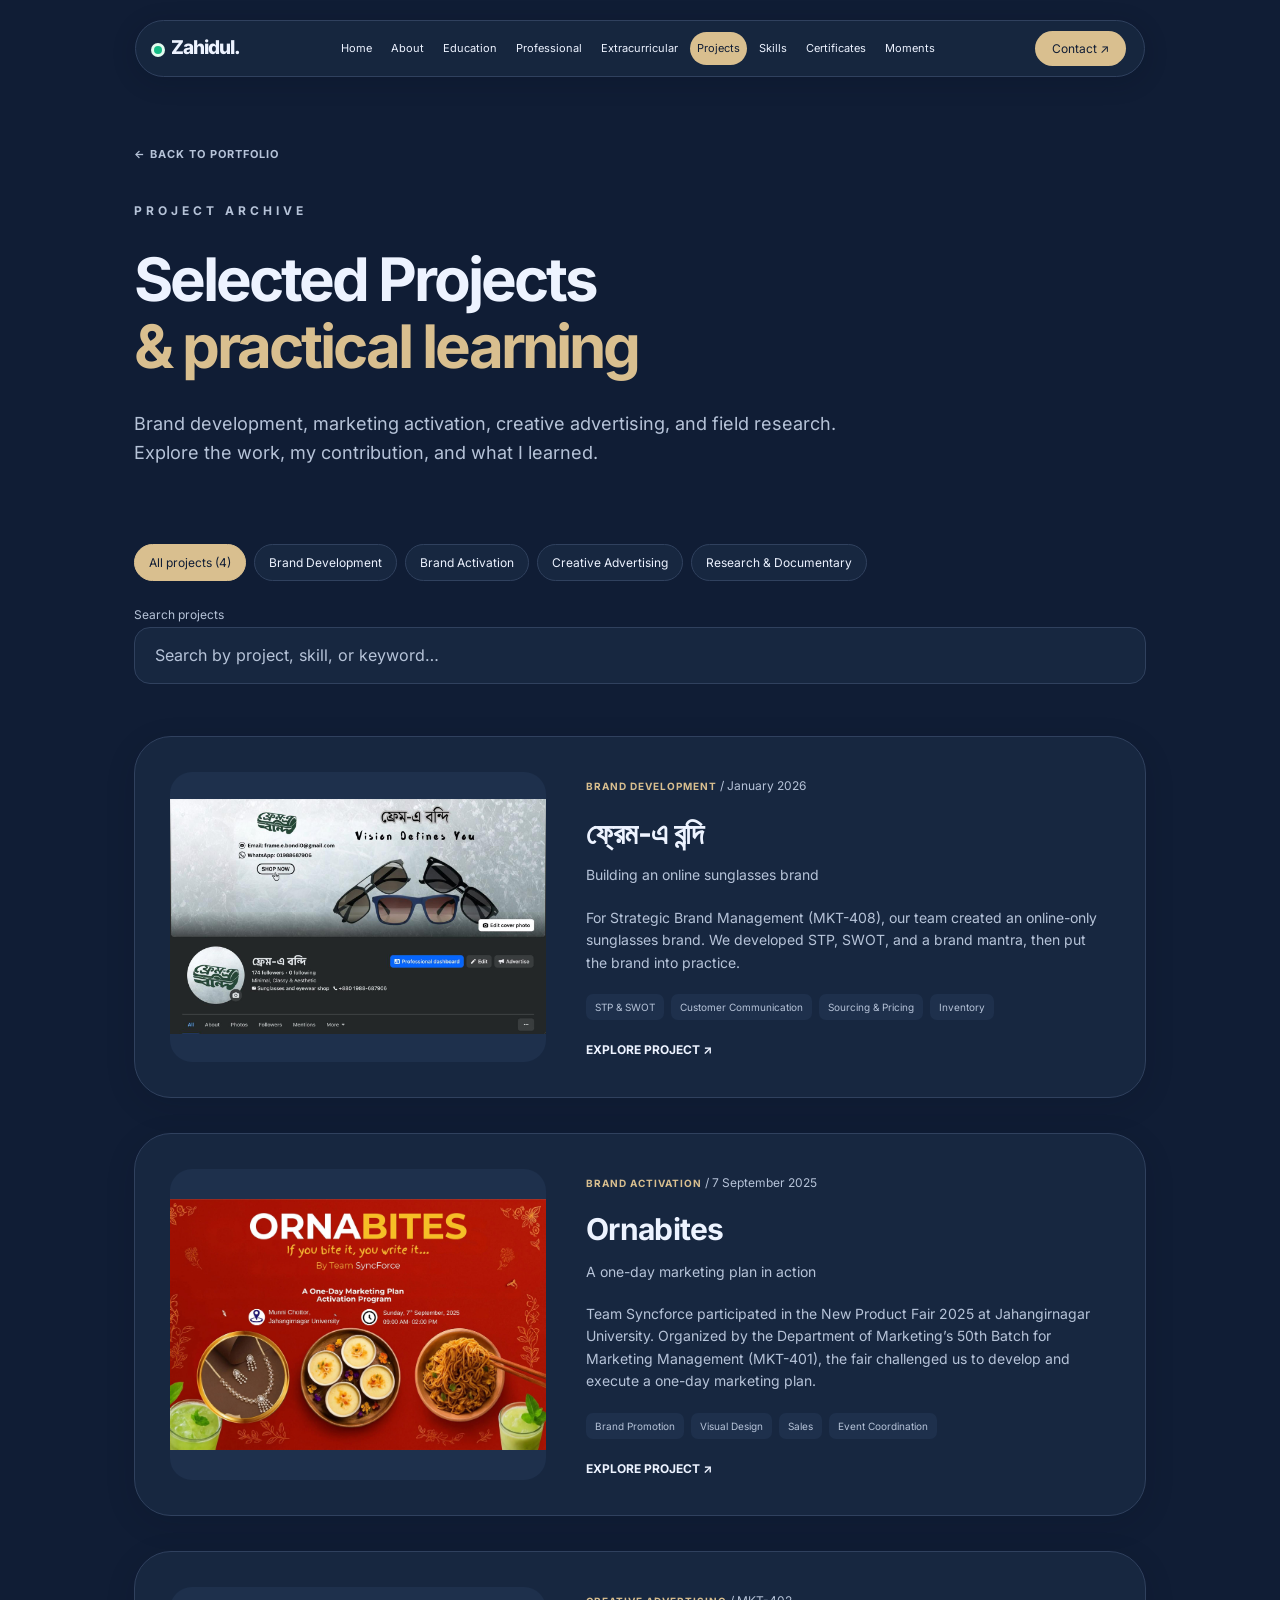
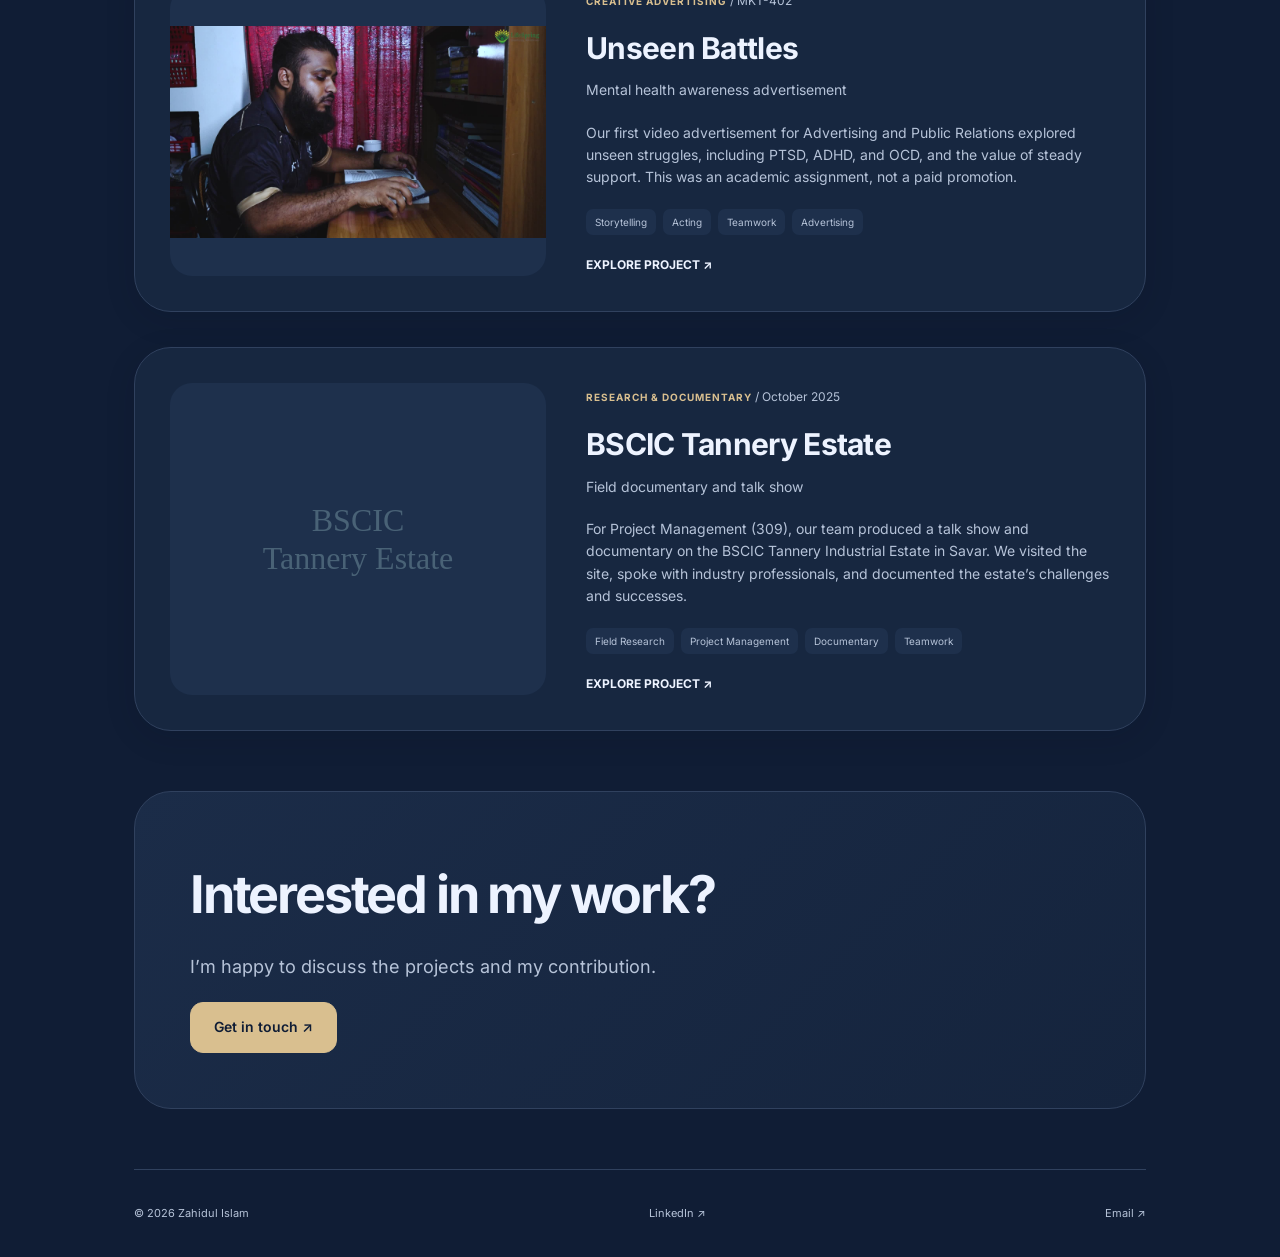
<file: works/index.html>
<!doctype html><html lang="en"><head><meta charset="utf-8"><meta name="viewport" content="width=device-width,initial-scale=1"><title>Selected Projects | Zahidul Islam</title><meta name="description" content="Marketing graduate from Jahangirnagar University. Explore Zahidul Islam’s trade marketing experience, brand projects, and student leadership."><link rel="stylesheet" href="/fonts.css"><link rel="stylesheet" href="/style.css"><link rel="icon" href="/favicon.ico" sizes="any"><link rel="icon" type="image/svg+xml" href="/favicon.svg"><link rel="apple-touch-icon" href="/apple-touch-icon.png"></head><body><div class="cursor-glow" aria-hidden="true"></div><header><a class="brand" href="/"><i class="green"></i>Zahidul.</a><button class="menu" aria-expanded="false" aria-controls="navlinks">Menu</button><nav class="navlinks" id="navlinks" aria-label="Main navigation"><a href="/">Home</a><a href="/#about">About</a><a href="/#education">Education</a><a href="/#experience">Professional</a><a href="/#extracurricular">Extracurricular</a><a href="/#projects">Projects</a><a href="/#skills">Skills</a><a href="/#certificates">Certificates</a><a href="/#moments">Moments</a></nav><a class="contact-link" href="/#contact">Contact ↗</a></header><main><section class="workshero"><a class="back" href="/">← BACK TO PORTFOLIO</a><div class="kicker" style="margin-top:35px">Project Archive</div><h1>Selected Projects<br><span>& practical learning</span></h1><p class="lead">Brand development, marketing activation, creative advertising, and field research. Explore the work, my contribution, and what I learned.</p></section><div class="filters" aria-label="Project categories"><button class="active" data-filter="all" aria-pressed="true">All projects (4)</button><button data-filter="Brand Development" aria-pressed="false">Brand Development</button><button data-filter="Brand Activation" aria-pressed="false">Brand Activation</button><button data-filter="Creative Advertising" aria-pressed="false">Creative Advertising</button><button data-filter="Research & Documentary" aria-pressed="false">Research & Documentary</button></div><label class="note" for="search">Search projects</label><input class="search" id="search" type="search" placeholder="Search by project, skill, or keyword…"><div id="project-list"><article class="project" data-category="Brand Development" data-search="ফ্রেম-এ বন্দি building an online sunglasses brand for strategic brand management (mkt-408), our team created an online-only sunglasses brand. we developed stp, swot, and a brand mantra, then put the brand into practice. stp &amp; swot customer communication sourcing &amp; pricing inventory"><a class="visual " href="/work/frame-e-bondi/"><img src="/assets/frame-brand.jpg" alt="Building an online sunglasses brand" loading="lazy" width="1280" height="800"></a><div><span class="category">Brand Development</span><span class="meta"> / January 2026</span><h3><a href="/work/frame-e-bondi/">ফ্রেম-এ বন্দি</a></h3><p>Building an online sunglasses brand</p><p>For Strategic Brand Management (MKT-408), our team created an online-only sunglasses brand. We developed STP, SWOT, and a brand mantra, then put the brand into practice.</p><div class="tags"><span>STP & SWOT</span><span>Customer Communication</span><span>Sourcing & Pricing</span><span>Inventory</span></div><a class="more" href="/work/frame-e-bondi/">EXPLORE PROJECT ↗</a></div></article><article class="project" data-category="Brand Activation" data-search="ornabites a one-day marketing plan in action team syncforce participated in the new product fair 2025 at jahangirnagar university. organized by the department of marketing’s 50th batch for marketing management (mkt-401), the fair challenged us to develop and execute a one-day marketing plan. brand promotion visual design sales event coordination"><a class="visual" href="/work/ornabites/"><img src="/assets/ornabites-poster.jpeg" alt="Ornabites promotional poster by Team Syncforce" loading="lazy" width="2048" height="1367"></a><div><span class="category">Brand Activation</span><span class="meta"> / 7 September 2025</span><h3><a href="/work/ornabites/">Ornabites</a></h3><p>A one-day marketing plan in action</p><p>Team Syncforce participated in the New Product Fair 2025 at Jahangirnagar University. Organized by the Department of Marketing’s 50th Batch for Marketing Management (MKT-401), the fair challenged us to develop and execute a one-day marketing plan.</p><div class="tags"><span>Brand Promotion</span><span>Visual Design</span><span>Sales</span><span>Event Coordination</span></div><a class="more" href="/work/ornabites/">EXPLORE PROJECT ↗</a></div></article><article class="project" data-category="Creative Advertising" data-search="unseen battles mental health awareness advertisement our first video advertisement for advertising and public relations explored unseen struggles, including ptsd, adhd, and ocd, and the value of steady support. this was an academic assignment, not a paid promotion. storytelling acting teamwork advertising"><a class="visual " href="/work/awareness-ad/"><img src="/assets/ad-still.jpg" alt="Mental health awareness advertisement" loading="lazy" width="1920" height="1080"></a><div><span class="category">Creative Advertising</span><span class="meta"> / MKT-402</span><h3><a href="/work/awareness-ad/">Unseen Battles</a></h3><p>Mental health awareness advertisement</p><p>Our first video advertisement for Advertising and Public Relations explored unseen struggles, including PTSD, ADHD, and OCD, and the value of steady support. This was an academic assignment, not a paid promotion.</p><div class="tags"><span>Storytelling</span><span>Acting</span><span>Teamwork</span><span>Advertising</span></div><a class="more" href="/work/awareness-ad/">EXPLORE PROJECT ↗</a></div></article><article class="project" data-category="Research & Documentary" data-search="bscic tannery estate field documentary and talk show for project management (309), our team produced a talk show and documentary on the bscic tannery industrial estate in savar. we visited the site, spoke with industry professionals, and documented the estate’s challenges and successes. field research project management documentary teamwork"><a class="visual word doc" href="/work/bscic-documentary/">BSCIC<br>Tannery Estate</a><div><span class="category">Research & Documentary</span><span class="meta"> / October 2025</span><h3><a href="/work/bscic-documentary/">BSCIC Tannery Estate</a></h3><p>Field documentary and talk show</p><p>For Project Management (309), our team produced a talk show and documentary on the BSCIC Tannery Industrial Estate in Savar. We visited the site, spoke with industry professionals, and documented the estate’s challenges and successes.</p><div class="tags"><span>Field Research</span><span>Project Management</span><span>Documentary</span><span>Teamwork</span></div><a class="more" href="/work/bscic-documentary/">EXPLORE PROJECT ↗</a></div></article></div><p id="empty" class="empty" hidden>No projects match your search. Try another keyword or category.</p><section class="contact"><h2>Interested in my work?</h2><p class="lead">I’m happy to discuss the projects and my contribution.</p><a class="btn" href="mailto:zahidul.faysal02@gmail.com">Get in touch ↗</a></section><footer><span>© 2026 Zahidul Islam</span><a href="https://www.linkedin.com/in/zahidul-islam1766" target="_blank" rel="noopener">LinkedIn ↗</a><a href="mailto:zahidul.faysal02@gmail.com">Email ↗</a></footer></main><script src="/app.js"></script></body></html>
</file>
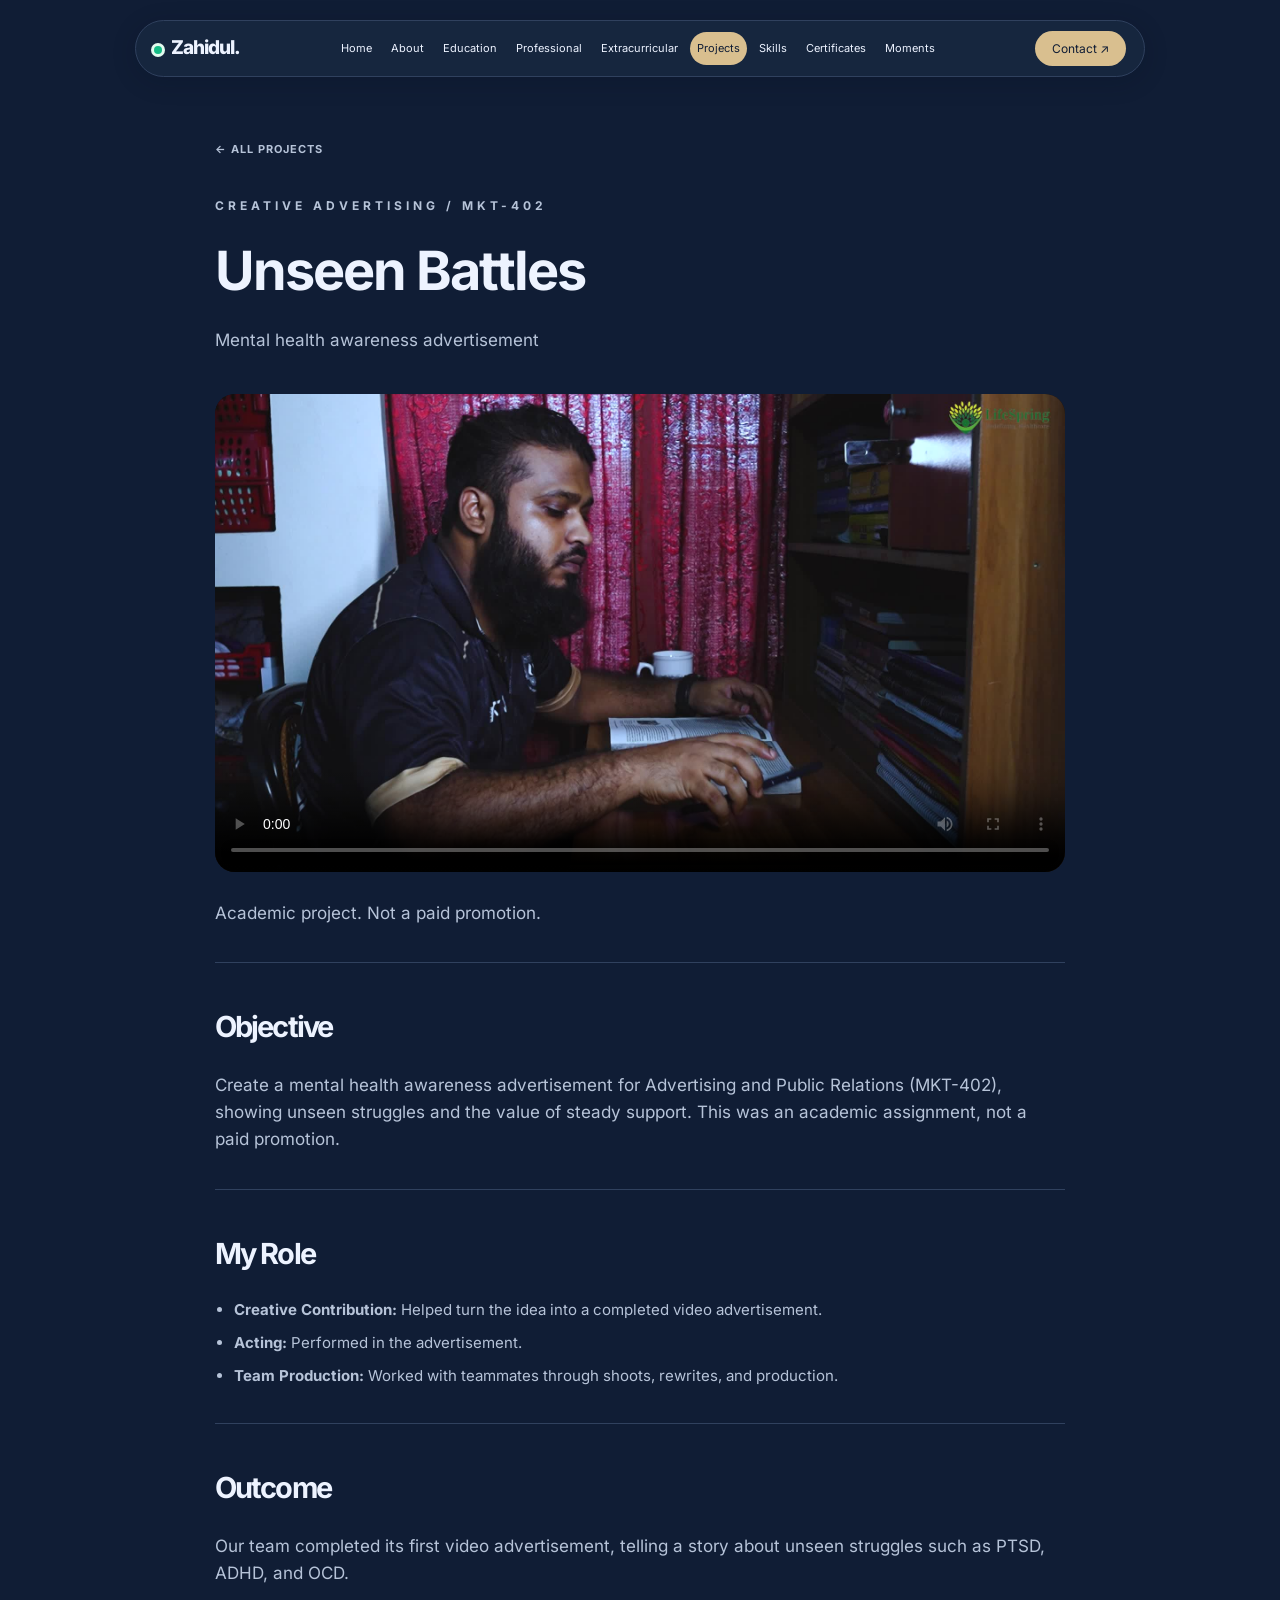
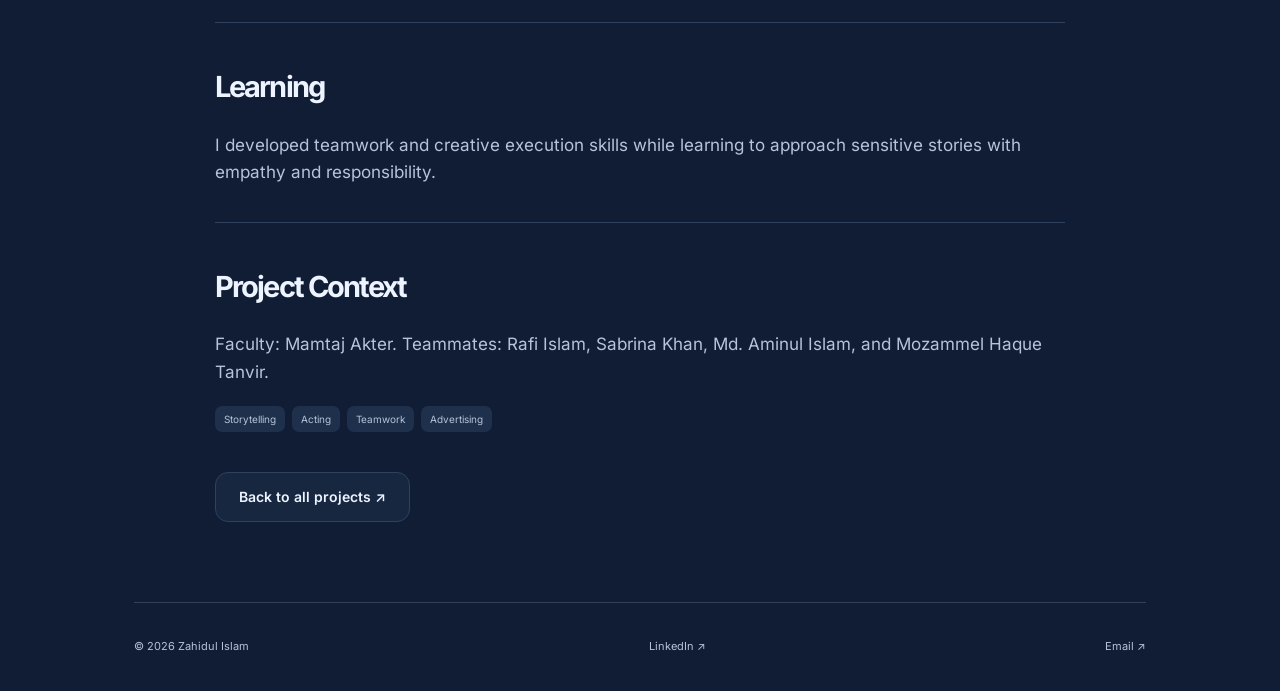
<file: work/awareness-ad/index.html>
<!doctype html><html lang="en"><head><meta charset="utf-8"><meta name="viewport" content="width=device-width,initial-scale=1"><title>Mental health awareness advertisement | Zahidul Islam</title><meta name="description" content="Marketing graduate from Jahangirnagar University. Explore Zahidul Islam’s trade marketing experience, brand projects, and student leadership."><link rel="stylesheet" href="/fonts.css"><link rel="stylesheet" href="/style.css"><link rel="icon" href="/favicon.ico" sizes="any"><link rel="icon" type="image/svg+xml" href="/favicon.svg"><link rel="apple-touch-icon" href="/apple-touch-icon.png"></head><body><div class="cursor-glow" aria-hidden="true"></div><header><a class="brand" href="/"><i class="green"></i>Zahidul.</a><button class="menu" aria-expanded="false" aria-controls="navlinks">Menu</button><nav class="navlinks" id="navlinks" aria-label="Main navigation"><a href="/">Home</a><a href="/#about">About</a><a href="/#education">Education</a><a href="/#experience">Professional</a><a href="/#extracurricular">Extracurricular</a><a href="/#projects">Projects</a><a href="/#skills">Skills</a><a href="/#certificates">Certificates</a><a href="/#moments">Moments</a></nav><a class="contact-link" href="/#contact">Contact ↗</a></header><main><article class="detail"><a class="back" href="/works/">← ALL PROJECTS</a><div class="kicker" style="margin-top:35px">Creative Advertising / MKT-402</div><h1>Unseen Battles</h1><p class="lead">Mental health awareness advertisement</p><video controls preload="metadata" poster="/assets/ad-still.jpg" aria-label="Mental health awareness advertisement"><source src="/assets/awareness-ad.mp4" type="video/mp4">Your browser does not support this video.</video><p class="note">Academic project. Not a paid promotion.</p><div class="project-story"><section><h2>Objective</h2><p>Create a mental health awareness advertisement for Advertising and Public Relations (MKT-402), showing unseen struggles and the value of steady support. This was an academic assignment, not a paid promotion.</p></section><section><h2>My Role</h2><ul><li><strong>Creative Contribution:</strong> Helped turn the idea into a completed video advertisement.</li><li><strong>Acting:</strong> Performed in the advertisement.</li><li><strong>Team Production:</strong> Worked with teammates through shoots, rewrites, and production.</li></ul></section><section><h2>Outcome</h2><p>Our team completed its first video advertisement, telling a story about unseen struggles such as PTSD, ADHD, and OCD.</p></section><section><h2>Learning</h2><p>I developed teamwork and creative execution skills while learning to approach sensitive stories with empathy and responsibility.</p></section></div><section><h2>Project Context</h2><p>Faculty: Mamtaj Akter. Teammates: Rafi Islam, Sabrina Khan, Md. Aminul Islam, and Mozammel Haque Tanvir.</p></section><div class="tags"><span>Storytelling</span><span>Acting</span><span>Teamwork</span><span>Advertising</span></div><p style="margin-top:40px"><a class="btn secondary" href="/works/">Back to all projects ↗</a></p></article><footer><span>© 2026 Zahidul Islam</span><a href="https://www.linkedin.com/in/zahidul-islam1766" target="_blank" rel="noopener">LinkedIn ↗</a><a href="mailto:zahidul.faysal02@gmail.com">Email ↗</a></footer></main><script src="/app.js"></script></body></html>
</file>
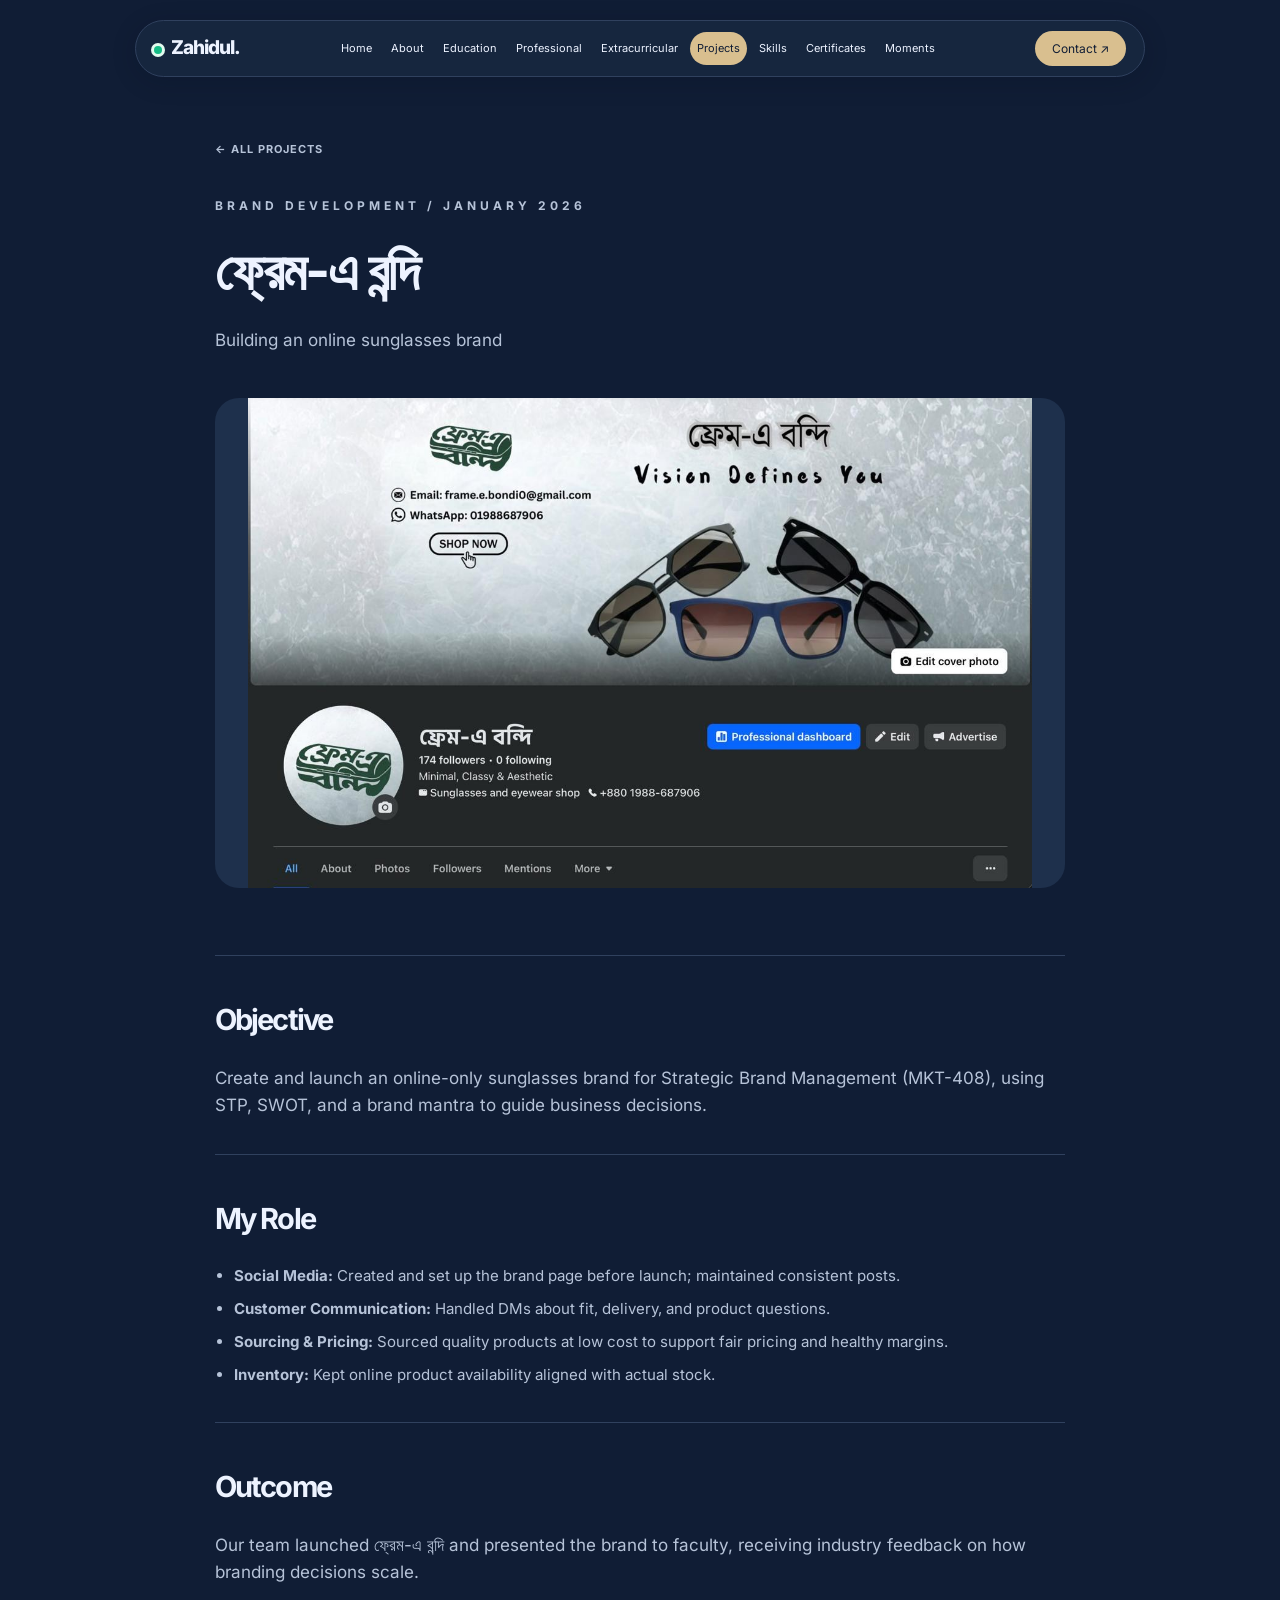
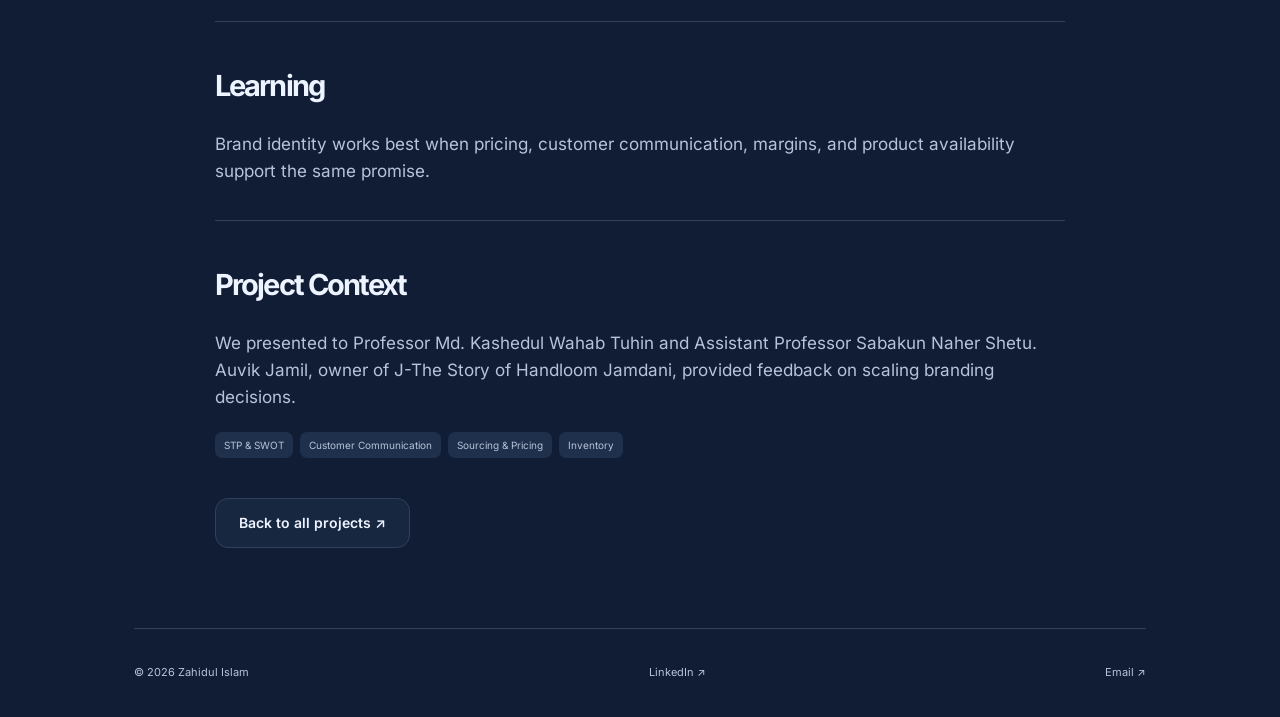
<file: work/frame-e-bondi/index.html>
<!doctype html><html lang="en"><head><meta charset="utf-8"><meta name="viewport" content="width=device-width,initial-scale=1"><title>Building an online sunglasses brand | Zahidul Islam</title><meta name="description" content="Marketing graduate from Jahangirnagar University. Explore Zahidul Islam’s trade marketing experience, brand projects, and student leadership."><link rel="stylesheet" href="/fonts.css"><link rel="stylesheet" href="/style.css"><link rel="icon" href="/favicon.ico" sizes="any"><link rel="icon" type="image/svg+xml" href="/favicon.svg"><link rel="apple-touch-icon" href="/apple-touch-icon.png"></head><body><div class="cursor-glow" aria-hidden="true"></div><header><a class="brand" href="/"><i class="green"></i>Zahidul.</a><button class="menu" aria-expanded="false" aria-controls="navlinks">Menu</button><nav class="navlinks" id="navlinks" aria-label="Main navigation"><a href="/">Home</a><a href="/#about">About</a><a href="/#education">Education</a><a href="/#experience">Professional</a><a href="/#extracurricular">Extracurricular</a><a href="/#projects">Projects</a><a href="/#skills">Skills</a><a href="/#certificates">Certificates</a><a href="/#moments">Moments</a></nav><a class="contact-link" href="/#contact">Contact ↗</a></header><main><article class="detail"><a class="back" href="/works/">← ALL PROJECTS</a><div class="kicker" style="margin-top:35px">Brand Development / January 2026</div><h1>ফ্রেম-এ বন্দি</h1><p class="lead">Building an online sunglasses brand</p><img class="banner" src="/assets/frame-brand.jpg" alt="Building an online sunglasses brand" width="1280" height="800"><div class="project-story"><section><h2>Objective</h2><p>Create and launch an online-only sunglasses brand for Strategic Brand Management (MKT-408), using STP, SWOT, and a brand mantra to guide business decisions.</p></section><section><h2>My Role</h2><ul><li><strong>Social Media:</strong> Created and set up the brand page before launch; maintained consistent posts.</li><li><strong>Customer Communication:</strong> Handled DMs about fit, delivery, and product questions.</li><li><strong>Sourcing &amp; Pricing:</strong> Sourced quality products at low cost to support fair pricing and healthy margins.</li><li><strong>Inventory:</strong> Kept online product availability aligned with actual stock.</li></ul></section><section><h2>Outcome</h2><p>Our team launched ফ্রেম-এ বন্দি and presented the brand to faculty, receiving industry feedback on how branding decisions scale.</p></section><section><h2>Learning</h2><p>Brand identity works best when pricing, customer communication, margins, and product availability support the same promise.</p></section></div><section><h2>Project Context</h2><p>We presented to Professor Md. Kashedul Wahab Tuhin and Assistant Professor Sabakun Naher Shetu. Auvik Jamil, owner of J-The Story of Handloom Jamdani, provided feedback on scaling branding decisions.</p></section><div class="tags"><span>STP & SWOT</span><span>Customer Communication</span><span>Sourcing & Pricing</span><span>Inventory</span></div><p style="margin-top:40px"><a class="btn secondary" href="/works/">Back to all projects ↗</a></p></article><footer><span>© 2026 Zahidul Islam</span><a href="https://www.linkedin.com/in/zahidul-islam1766" target="_blank" rel="noopener">LinkedIn ↗</a><a href="mailto:zahidul.faysal02@gmail.com">Email ↗</a></footer></main><script src="/app.js"></script></body></html>
</file>
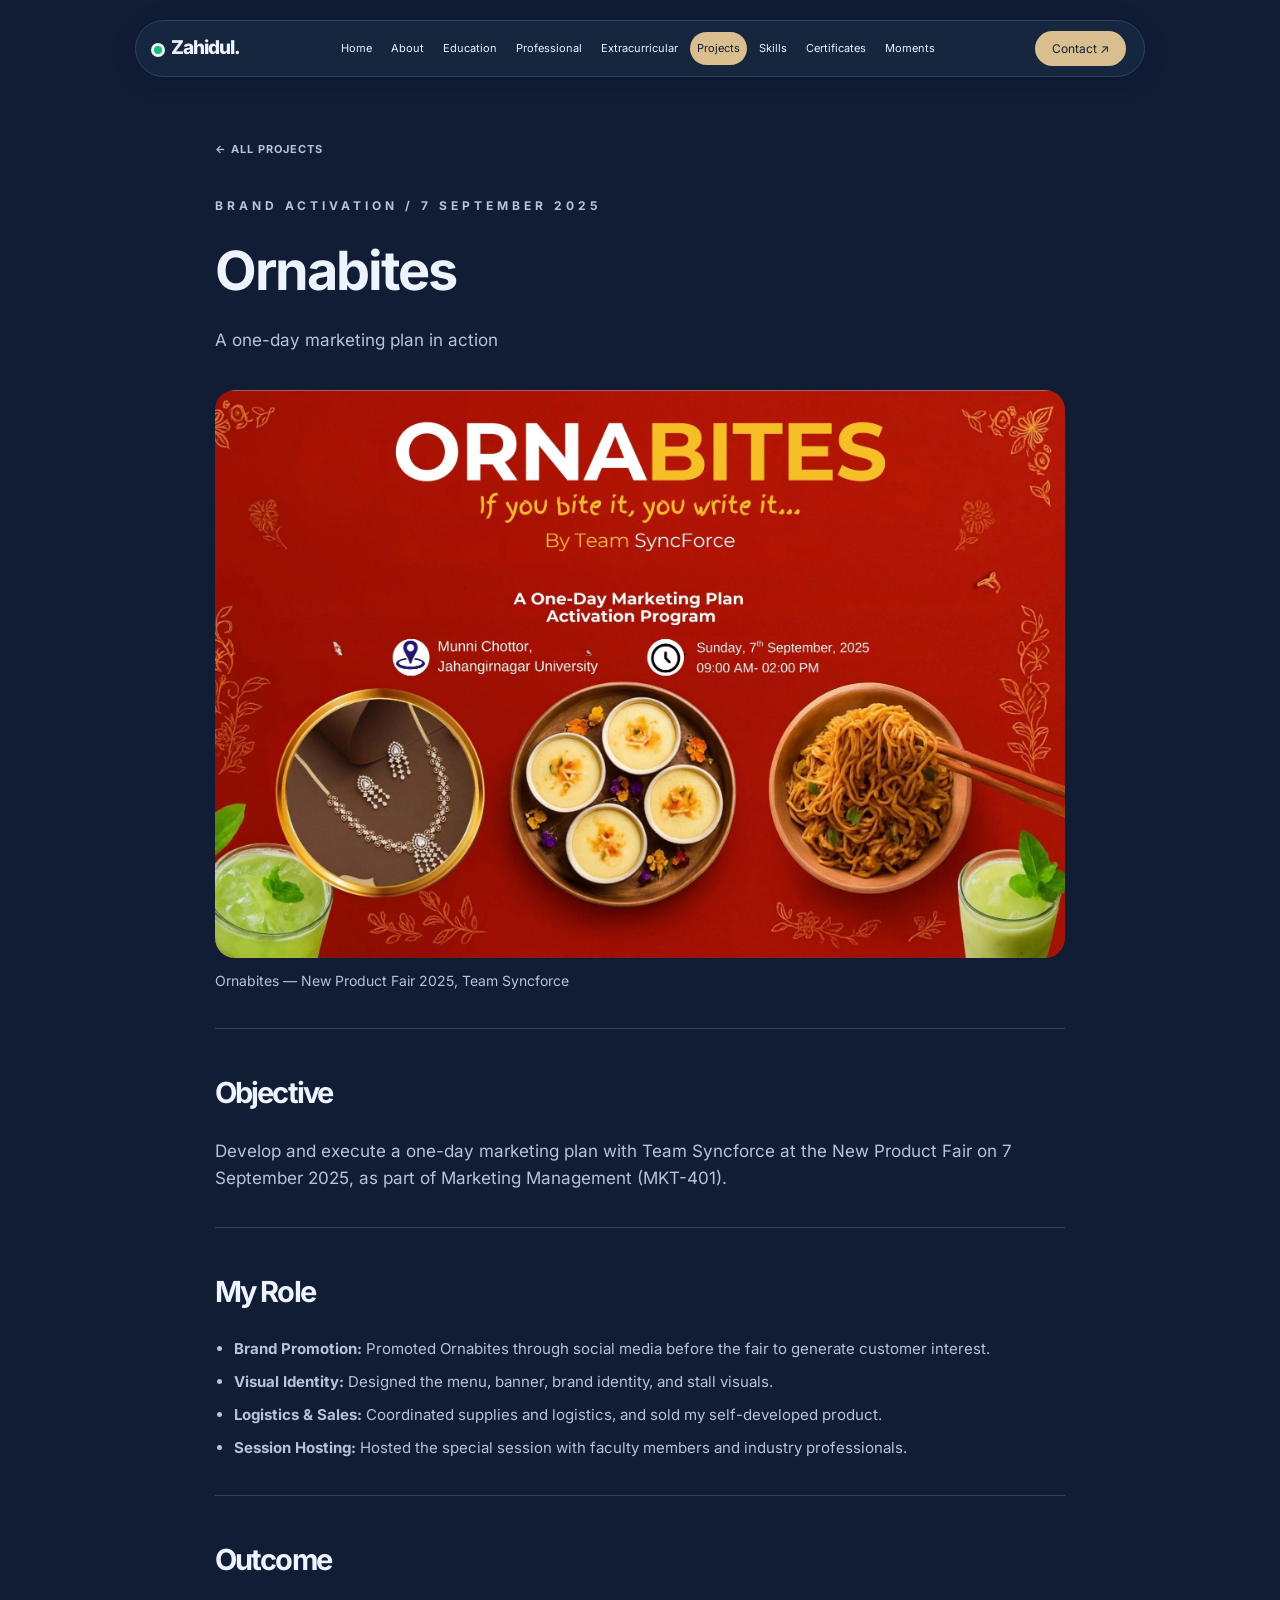
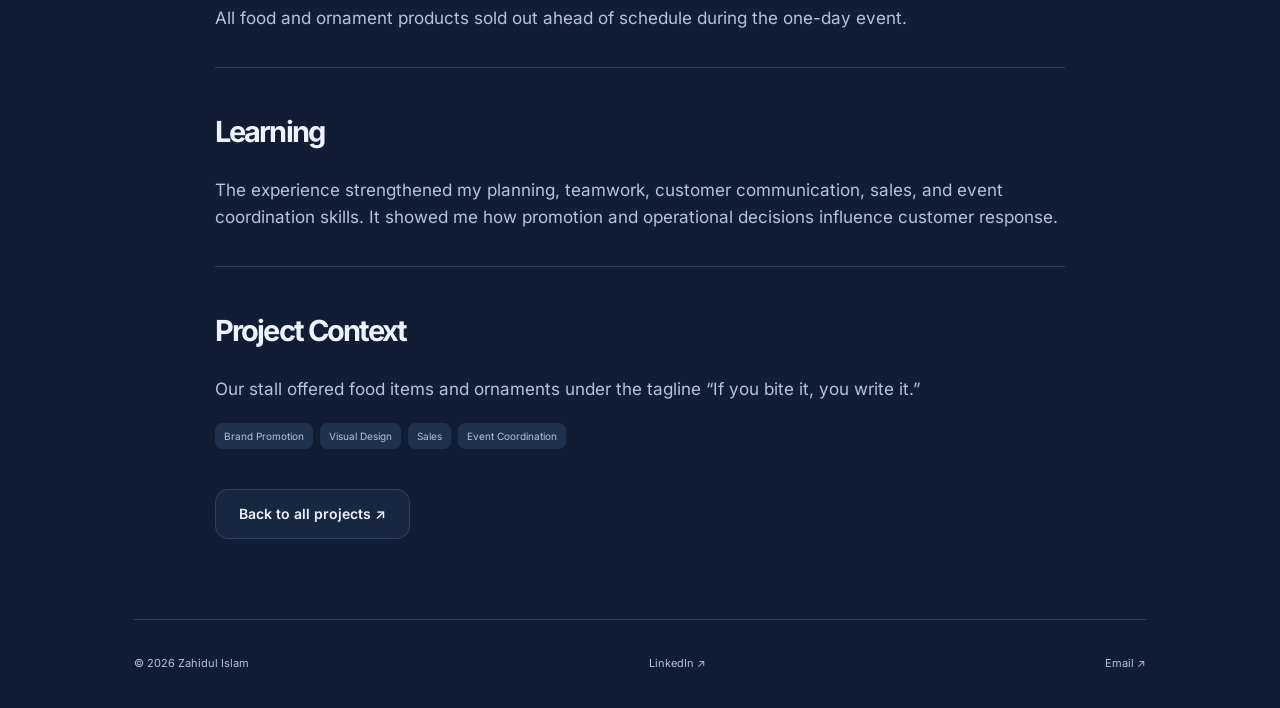
<file: work/ornabites/index.html>
<!doctype html><html lang="en"><head><meta charset="utf-8"><meta name="viewport" content="width=device-width,initial-scale=1"><title>A one-day marketing plan in action | Zahidul Islam</title><meta name="description" content="Marketing graduate from Jahangirnagar University. Explore Zahidul Islam’s trade marketing experience, brand projects, and student leadership."><link rel="stylesheet" href="/fonts.css"><link rel="stylesheet" href="/style.css"><link rel="icon" href="/favicon.ico" sizes="any"><link rel="icon" type="image/svg+xml" href="/favicon.svg"><link rel="apple-touch-icon" href="/apple-touch-icon.png"></head><body><div class="cursor-glow" aria-hidden="true"></div><header><a class="brand" href="/"><i class="green"></i>Zahidul.</a><button class="menu" aria-expanded="false" aria-controls="navlinks">Menu</button><nav class="navlinks" id="navlinks" aria-label="Main navigation"><a href="/">Home</a><a href="/#about">About</a><a href="/#education">Education</a><a href="/#experience">Professional</a><a href="/#extracurricular">Extracurricular</a><a href="/#projects">Projects</a><a href="/#skills">Skills</a><a href="/#certificates">Certificates</a><a href="/#moments">Moments</a></nav><a class="contact-link" href="/#contact">Contact ↗</a></header><main><article class="detail"><a class="back" href="/works/">← ALL PROJECTS</a><div class="kicker" style="margin-top:35px">Brand Activation / 7 September 2025</div><h1>Ornabites</h1><p class="lead">A one-day marketing plan in action</p><figure class="project-media"><img src="/assets/ornabites-poster.jpeg" alt="Ornabites promotional poster: If you bite it, you write it" width="2048" height="1367"><figcaption>Ornabites — New Product Fair 2025, Team Syncforce</figcaption></figure><div class="project-story"><section><h2>Objective</h2><p>Develop and execute a one-day marketing plan with Team Syncforce at the New Product Fair on 7 September 2025, as part of Marketing Management (MKT-401).</p></section><section><h2>My Role</h2><ul><li><strong>Brand Promotion:</strong> Promoted Ornabites through social media before the fair to generate customer interest.</li><li><strong>Visual Identity:</strong> Designed the menu, banner, brand identity, and stall visuals.</li><li><strong>Logistics &amp; Sales:</strong> Coordinated supplies and logistics, and sold my self-developed product.</li><li><strong>Session Hosting:</strong> Hosted the special session with faculty members and industry professionals.</li></ul></section><section><h2>Outcome</h2><p>All food and ornament products sold out ahead of schedule during the one-day event.</p></section><section><h2>Learning</h2><p>The experience strengthened my planning, teamwork, customer communication, sales, and event coordination skills. It showed me how promotion and operational decisions influence customer response.</p></section></div><section><h2>Project Context</h2><p>Our stall offered food items and ornaments under the tagline “If you bite it, you write it.”</p></section><div class="tags"><span>Brand Promotion</span><span>Visual Design</span><span>Sales</span><span>Event Coordination</span></div><p style="margin-top:40px"><a class="btn secondary" href="/works/">Back to all projects ↗</a></p></article><footer><span>© 2026 Zahidul Islam</span><a href="https://www.linkedin.com/in/zahidul-islam1766" target="_blank" rel="noopener">LinkedIn ↗</a><a href="mailto:zahidul.faysal02@gmail.com">Email ↗</a></footer></main><script src="/app.js"></script></body></html>
</file>
<file: fonts.css>
@font-face {
  font-family: 'Inter';
  font-style: normal;
  font-weight: 400;
  font-display: swap;
  src: url(/assets/inter-0.ttf) format('truetype');
}
@font-face {
  font-family: 'Inter';
  font-style: normal;
  font-weight: 500;
  font-display: swap;
  src: url(/assets/inter-1.ttf) format('truetype');
}
@font-face {
  font-family: 'Inter';
  font-style: normal;
  font-weight: 600;
  font-display: swap;
  src: url(/assets/inter-2.ttf) format('truetype');
}
@font-face {
  font-family: 'Inter';
  font-style: normal;
  font-weight: 700;
  font-display: swap;
  src: url(/assets/inter-3.ttf) format('truetype');
}
@font-face {
  font-family: 'Inter';
  font-style: normal;
  font-weight: 800;
  font-display: swap;
  src: url(/assets/inter-4.ttf) format('truetype');
}
</file>
<file: style.css>
*{box-sizing:border-box} :root{--ink:#141821;--muted:#6b717d;--line:#e8eaed;--blue:#2360dc;--bg:#fcfcfd}html{scroll-behavior:smooth;scroll-padding-top:105px}body{margin:0;background:var(--bg);color:var(--ink);font-family:Arial,Helvetica,sans-serif;line-height:1.6}a{color:inherit;text-decoration:none}button,input{font:inherit}button{cursor:pointer}header{position:sticky;top:18px;z-index:50;max-width:1080px;margin:18px auto 0;padding:12px 18px;display:flex;align-items:center;justify-content:space-between;border:1px solid var(--line);background:#ffffffed;border-radius:60px;box-shadow:0 5px 25px #18212c06;backdrop-filter:blur(14px)}.brand{font-weight:800;font-size:22px;letter-spacing:-1px}.green{display:inline-block;width:8px;height:8px;background:#16bc86;border-radius:50%;margin-right:9px;box-shadow:0 0 0 4px #e4fbf1}.navlinks{display:flex;align-items:center;gap:5px}.navlinks a{font-size:12px;padding:9px 13px;border-radius:30px}.navlinks a.active,.navlinks a:hover{background:#131416;color:white}.contact-link{background:#101112;color:#fff;border-radius:30px;padding:8px 17px;font-size:12px}.menu{display:none;border:0;background:transparent;font-size:14px}main{max-width:1080px;margin:auto;padding:0 34px}.hero{text-align:center;padding:64px 0 80px;background:radial-gradient(ellipse at 10% 60%,#eaf0ff9c,transparent 55%),radial-gradient(ellipse at 90% 40%,#fbeef45e,transparent 60%)}.status{display:inline-block;font-size:11px;letter-spacing:1.5px;font-weight:700;border:1px solid var(--line);background:#fff;padding:8px 16px;border-radius:50px}.hero h1{font-size:clamp(48px,7.6vw,94px);letter-spacing:-5px;line-height:1.1;margin:37px 0 26px}.hero h1 span{color:#868c96;display:block;margin-top:20px}.hero h2{font-size:25px;letter-spacing:-.7px}.hero p{font-size:21px;max-width:680px;margin:20px auto 30px;color:var(--muted)}.btn{display:inline-flex;align-items:center;justify-content:center;background:#111318;color:#fff;border:1px solid #111318;padding:13px 23px;border-radius:13px;font-size:14px;font-weight:600;gap:30px}.btn.secondary{background:white;color:var(--ink);border-color:var(--line)}.actions{display:flex;justify-content:center;gap:12px;flex-wrap:wrap}.section{padding:75px 0;border-top:1px solid var(--line)}.kicker{font-size:11px;letter-spacing:2.5px;font-weight:bold;color:#9298a2;text-transform:uppercase}h2{font-size:44px;line-height:1.2;letter-spacing:-1.9px;margin:17px 0 27px}h2 span{color:#a0a5af}h3{font-size:25px;letter-spacing:-.7px;margin:0 0 12px}.lead{font-size:18px;color:var(--muted);max-width:760px}p{margin:0 0 20px}.about{display:grid;grid-template-columns:350px 1fr;gap:60px;align-items:center}.portrait{width:100%;border-radius:28px;aspect-ratio:4/5;object-fit:cover}.about p{font-size:16px;color:var(--muted)}.about strong{color:var(--ink)}.facts{display:flex;flex-wrap:wrap;gap:30px;margin-top:27px}.facts strong{display:block;font-size:25px}.facts small{font-size:12px;color:var(--muted)}.timeline{border-left:1px solid #dce0e6;margin-left:10px;padding-left:32px}.experience{position:relative;padding:0 0 40px}.experience:before{content:'';position:absolute;left:-38px;top:9px;width:10px;height:10px;background:#fff;border:2px solid #4773bd;border-radius:50%}.meta{font-size:12px;color:var(--muted);margin-bottom:15px}.experience summary{cursor:pointer;list-style:none;font-weight:600;font-size:13px;color:var(--blue);margin-top:15px}.experience summary:after{content:' +';font-size:18px}.experience details[open] summary:after{content:' −'}ul{padding-left:19px;color:var(--muted);font-size:15px}li{margin:9px 0}.metrics{display:flex;gap:35px;flex-wrap:wrap;margin:20px 0}.metrics strong{display:block;font-size:28px;color:var(--ink);line-height:1.3}.metrics small{font-size:11px;color:var(--muted)}.tags{display:flex;flex-wrap:wrap;gap:7px}.tags span{font-size:10px;padding:4px 8px;background:#f3f5f8;border:1px solid #e7ebf1;border-radius:5px;color:#636d7b}.heading-row{display:flex;justify-content:space-between;align-items:center;gap:20px}.project{padding:28px;border:1px solid var(--line);border-radius:28px;background:white;display:grid;grid-template-columns:40% 1fr;gap:34px;margin:25px 0;box-shadow:0 8px 30px #0d162004;transition:transform .2s}.project:hover{transform:translateY(-3px)}.project[hidden]{display:none}.project .visual{border-radius:17px;overflow:hidden;min-height:270px;background:#f1f4f7;display:flex;justify-content:center;align-items:center}.visual img{width:100%;height:100%;object-fit:contain}.visual.word{padding:25px;background:#f4e6d8;color:#713c2d;font-family:Georgia,serif;font-size:39px;line-height:1.2;text-align:center}.visual.doc{background:#e8eef3;color:#496276;font-size:32px}.project .category{font-size:10px;font-weight:700;letter-spacing:1px;text-transform:uppercase;color:var(--blue)}.project h3{margin:17px 0 12px;font-size:28px}.project p{font-size:14px;color:var(--muted)}.project .more{display:inline-block;margin-top:20px;font-size:12px;font-weight:700}.filters{display:flex;gap:8px;flex-wrap:wrap;margin:36px 0 20px}.filters button{border:1px solid var(--line);background:white;color:#53606d;border-radius:30px;padding:8px 14px;font-size:12px}.filters button.active{background:#111318;color:white}.search{width:100%;padding:15px 20px;border:1px solid var(--line);border-radius:16px;background:#fff;color:var(--ink);margin-bottom:17px}.empty{color:var(--muted);padding:30px;text-align:center}.skills{display:grid;grid-template-columns:1fr 1fr;gap:36px 50px}.skills>div{border-bottom:1px solid var(--line);padding-bottom:30px}.skills p{font-size:15px;color:var(--muted)}.gallery{display:grid;grid-template-columns:repeat(3,1fr);gap:20px}.gallery figure{margin:0}.gallery img{width:100%;height:260px;object-fit:contain;border:1px solid var(--line);background:white;border-radius:20px}.gallery figcaption{font-size:13px;font-weight:600;margin-top:12px}.certificates{display:grid;grid-template-columns:1fr 1fr;gap:20px 40px}.certificates div{border-bottom:1px solid var(--line);padding:20px 0}.certificates h3{font-size:20px}.certificates p{font-size:14px;color:var(--muted);margin:0}.contact{background:#f1f4f7;border-radius:30px;padding:48px;margin:60px 0}.contact h2{max-width:700px}.contact .actions{justify-content:start}footer{border-top:1px solid var(--line);padding:25px 0;display:flex;justify-content:space-between;font-size:12px;color:var(--muted)}.workshero{padding:65px 0 20px}.back{font-size:11px;letter-spacing:1px;color:var(--muted);font-weight:700}.workshero h1{font-size:62px;line-height:1.12;letter-spacing:-3px;margin:26px 0 30px}.workshero h1 span{color:#b7bcc5}.detail{max-width:850px;margin:0 auto;padding:60px 0}.detail h1{font-size:54px;line-height:1.15;letter-spacing:-2px;margin:25px 0}.detail .banner{width:100%;max-height:490px;object-fit:contain;border-radius:24px;background:#f0f2f6;margin:24px 0}.detail section{border-top:1px solid var(--line);padding-top:30px;margin-top:35px}.detail h2{font-size:29px}.detail p{font-size:17px;color:var(--muted)}video{width:100%;border-radius:20px;margin:20px 0;background:#101010}.note{font-size:12px;color:var(--muted)}.download{font-size:12px;color:var(--blue);text-decoration:underline}.no-media{border:1px dashed #d3d8df;border-radius:20px;padding:30px;color:var(--muted);font-size:13px;margin:25px 0}:focus-visible{outline:3px solid #2d66dc;outline-offset:5px}@media(max-width:800px){header{margin:12px 14px;top:12px}.navlinks a{padding:8px;font-size:11px}.about{grid-template-columns:270px 1fr;gap:28px}.project{gap:22px;padding:22px}.gallery img{height:210px}.hero h1{letter-spacing:-3px}}@media(max-width:620px){main{padding:0 22px}.menu{display:block}.navlinks{display:none;position:absolute;left:0;right:0;top:65px;background:white;border:1px solid var(--line);padding:14px;border-radius:20px;flex-wrap:wrap}.navlinks.open{display:flex}.contact-link{display:none}.hero{padding:45px 0 65px}.hero h1{font-size:53px;letter-spacing:-2.6px}.hero h2{font-size:20px}.hero p{font-size:17px}.section{padding:50px 0}h2{font-size:34px}.about{grid-template-columns:1fr}.portrait{max-width:310px;margin:auto}.project{grid-template-columns:1fr;gap:23px}.project .visual{height:230px;min-height:0}.project .visual img{max-height:230px}.skills,.certificates{grid-template-columns:1fr}.gallery{grid-template-columns:1fr 1fr}.gallery img{height:210px}.heading-row{align-items:start;flex-direction:column}.contact{padding:30px 23px}.contact .btn{width:100%;font-size:12px;word-break:break-word}.workshero h1{font-size:44px}.detail h1{font-size:40px}.metrics{gap:24px}footer{gap:15px}.timeline{padding-left:25px}.experience:before{left:-31px}}@media(prefers-reduced-motion:reduce){html{scroll-behavior:auto}*{transition:none!important}}
.role-heading{display:flex;align-items:center;gap:24px;margin-bottom:17px}.role-heading h3{margin:0}.employer-logo{display:block;width:104px;height:55px;object-fit:contain;flex-shrink:0}@media(max-width:800px){.navlinks a{padding:8px 6px;font-size:10px}}@media(max-width:620px){.navlinks a{font-size:12px;padding:9px 12px}.role-heading{gap:18px}}

.club-group{margin-top:38px;padding-top:34px;border-top:1px solid var(--line)}.club-heading{display:flex;align-items:center;gap:24px;margin-bottom:32px}.club-heading h3{font-size:25px;margin-bottom:5px}.club-heading p{font-size:14px;color:var(--muted);margin:0}.club-logo{width:100px;height:100px;object-fit:contain;border-radius:14px;background:#fff}.experience h4{font-size:23px;letter-spacing:-.5px;margin:0 0 10px}.activity-list{max-width:830px}.activity-list li{margin:16px 0}.activity-list strong{color:var(--ink);font-size:15px}@media(max-width:620px){.club-heading{align-items:flex-start;gap:16px}.club-logo{width:72px;height:72px;flex-shrink:0}.club-heading h3{font-size:21px}}

/* Reference-inspired presentation and motion */
body{font-family:Inter,Arial,Helvetica,sans-serif;background:#fcfcfc}header{max-width:1010px;top:20px;padding:10px 18px;transition:transform .4s,box-shadow .3s}.brand{font-size:19px}.navlinks a{font-size:12px;padding:8px 10px}.hub{font-size:8px;background:#dcfaed;color:#1b9366;padding:2px 4px;border-radius:5px;margin-left:3px}main{max-width:1080px;padding:0 34px}.hero{position:relative;padding:26px 0 60px;min-height:835px;display:flex;flex-direction:column;align-items:center;justify-content:flex-start;isolation:isolate}.hero:before,.hero:after{content:'';position:absolute;width:450px;height:450px;border-radius:50%;filter:blur(100px);z-index:-1;opacity:.3;pointer-events:none;animation:ambient 12s ease-in-out infinite alternate}.hero:before{background:#dce8ff;left:-100px;top:200px}.hero:after{background:#f6e1ee;right:-100px;top:260px;animation-delay:-6s}.hero .status{font-size:11px;letter-spacing:1.2px;padding:5px 15px;box-shadow:0 2px 5px #11111105}.green{box-shadow:0 0 0 3px #e3fbef;animation:status-pulse 3s ease-in-out infinite}.hero h1{font-size:96px;font-weight:700;line-height:1.18;letter-spacing:-4.8px;margin:40px 0 27px;width:100%}.hero h1 .animated-name{display:block;max-width:940px;margin:44px auto 0;color:#828893;line-height:1.18}.animated-name i{font-style:normal;display:inline-block;animation:name-in 1s cubic-bezier(.2,.8,.2,1) both;animation-delay:calc(var(--i)*45ms)}.wave{display:inline-block;font-weight:400;transform-origin:75% 75%;animation:wave 2.5s ease-in-out infinite}.hero h2{font-size:27px;letter-spacing:-.8px;line-height:1.6;max-width:900px;margin:10px 0}.hero .dot-divider{color:#d4d7dc}.hero p{font-size:23px;line-height:1.65;max-width:730px;margin:14px auto 38px}.hero .actions{gap:20px}.hero .btn{min-width:205px;padding:15px 24px;border-radius:16px;box-shadow:0 12px 20px #00000012}.social-icon{display:flex;align-items:center;justify-content:center;width:58px;height:58px;border:1px solid #e9eaed;border-radius:17px;color:#9a9fa8;background:#fff;transition:transform .25s,color .25s,box-shadow .25s}.social-icon svg{width:24px;height:24px}.social-icon:hover{transform:translateY(-4px);color:#111824;box-shadow:0 10px 25px #151b260c}.scroll-cue{font-size:9px;letter-spacing:3px;color:#989ea7;margin-top:55px;display:flex;flex-direction:column;gap:10px}.scroll-cue span{font-size:17px;animation:bob 2s infinite}.section{border:0;padding:95px 0}.kicker{letter-spacing:4px;font-size:12px;color:#a0a5ad}.section h2{font-size:60px;line-height:1;letter-spacing:-2.8px;font-weight:700;margin:24px 0 65px}.section h2>span{display:block;color:#d0d3d9}.about{grid-template-columns:480px minmax(0,1fr);gap:45px}.about h2{margin-bottom:30px}.portrait{border-radius:38px;box-shadow:0 25px 55px #10151b0c}.about p{font-size:16px;line-height:1.8}.timeline{position:relative;border:0;margin:0;padding:0;display:flex;flex-direction:column;gap:36px}.timeline:before{content:'';position:absolute;left:50%;width:2px;background:#181b20;top:0;bottom:0;transform:translateX(-1px)}.timeline>.experience{position:relative;width:46%;margin:0 0 0 54%;padding:32px;background:#fff;border:1px solid #e7e8ec;border-radius:27px;box-shadow:0 5px 25px #14192503;transition:transform .35s,box-shadow .35s,border-color .35s}.timeline>.experience:nth-child(even){margin-left:0;margin-right:54%}.timeline>.experience:before{left:calc(-8.69565% - 8px);top:50%;width:15px;height:15px;background:#fff;border:2px solid #181b20;box-shadow:0 0 0 3px #fcfcfc;transform:translateY(-50%)}.timeline>.experience:nth-child(even):before{left:auto;right:calc(-8.69565% - 8px)}.experience h3,.experience h4{font-size:22px;letter-spacing:-.8px}.experience .lead{font-size:14px;line-height:1.6}.experience .meta{font-size:12px;line-height:1.8}.role-heading{gap:15px}.employer-logo{width:62px;height:48px}.metrics{gap:10px;display:grid;grid-template-columns:repeat(2,1fr)}.metrics>div{background:#fafafa;border:1px solid #f0f1f3;padding:12px;border-radius:13px}.metrics strong{font-size:22px;font-weight:800}.metrics small{font-size:9px;display:block;margin-top:3px;line-height:1.5}.experience details{border-top:1px solid #f1f2f4;margin-top:20px;padding-top:10px}.experience summary{font-size:10px;letter-spacing:1px;text-transform:uppercase;color:#9197a0;line-height:1.7}.experience ul{font-size:13px}.experience li{line-height:1.7}.club-group{border:0;margin-top:55px;padding-top:0}.club-heading{margin-bottom:38px;gap:22px}.club-heading h3{font-size:27px}.club-logo{width:86px;height:86px;border-radius:20px;box-shadow:0 7px 25px #14182505}.project{border-radius:37px;padding:35px;gap:40px;margin:35px 0;box-shadow:0 10px 40px #10141e03;transition:transform .4s,box-shadow .4s}.project:hover{box-shadow:0 20px 45px #10141e09;transform:translateY(-5px)}.project .visual{border-radius:22px;transition:transform .4s}.project:hover .visual{transform:scale(1.015)}.project h3{font-size:30px;line-height:1.25}.tags span{border:0;background:#f7f8fa;border-radius:7px;padding:5px 9px}.skills{gap:24px}.skills>div{padding:36px;border:1px solid #eff0f2;border-radius:38px;background:white;transition:box-shadow .35s,transform .35s}.skills h3{font-size:24px}.skills p{font-size:14px}.skill-label{display:inline-block;font-size:9px;color:#939aa4;background:#f6f7f9;padding:4px 12px;border-radius:30px;margin-bottom:30px;letter-spacing:.5px}.gallery{gap:24px}.gallery figure{cursor:zoom-in;transition:transform .35s}.gallery figure:hover{transform:translateY(-6px)}.gallery img{border-radius:27px;height:310px;transition:box-shadow .3s}.gallery figure:hover img{box-shadow:0 15px 35px #161c2810}.certificates div{background:#fff;border:1px solid #eceef2;border-radius:24px;padding:25px}.contact{background:linear-gradient(135deg,#f9fafc,#f2f5f9);padding:55px;border:1px solid #edf0f3;border-radius:37px}.contact h2{font-size:52px;letter-spacing:-2.2px}.contact h2 span{color:#a4aab3}footer{padding:35px 0;font-size:11px}.btn{transition:transform .25s,box-shadow .25s}.btn:hover{transform:translateY(-3px);box-shadow:0 12px 25px #0f172a15}.cursor-glow{position:fixed;top:0;left:0;width:42px;height:42px;background:#9ccdfc55;filter:blur(11px);border-radius:50%;pointer-events:none;z-index:80;opacity:0;transform:translate(-50%,-50%);transition:opacity .2s}.motion-enabled .reveal{opacity:0;transform:translateY(36px);transition:opacity .85s,transform .85s}.motion-enabled .reveal.visible{opacity:1;transform:translateY(0)}.lightbox{border:0;background:#fffffffa;padding:22px;border-radius:24px;width:min(820px,92vw);max-height:92vh;box-shadow:0 20px 80px #0003}.lightbox::backdrop{background:#101724ae;backdrop-filter:blur(10px)}.lightbox img{width:100%;max-height:78vh;object-fit:contain}.lightbox button{border:1px solid #ddd;background:white;border-radius:50%;font-size:22px;width:36px;height:36px;float:right}.lightbox p{font-size:14px;text-align:center;margin:10px 0 0}.workshero h1{font-size:60px;font-weight:700}.skills>div:hover{transform:translateY(-4px);box-shadow:0 15px 40px #151b2707}@keyframes wave{0%,55%,100%{transform:rotate(0)}10%,30%{transform:rotate(15deg)}20%,40%{transform:rotate(-9deg)}}@keyframes name-in{from{opacity:0;transform:translateY(45px) rotateX(40deg);filter:blur(6px)}to{opacity:1;transform:translateY(0);filter:blur(0)}}@keyframes ambient{from{transform:translate(0,0)}to{transform:translate(50px,-35px)}}@keyframes status-pulse{50%{box-shadow:0 0 0 5px #e3fbef80}}@keyframes bob{50%{transform:translateY(6px)}}@media(max-width:900px){.hero h1{font-size:80px}.hero h2{font-size:23px}.about{grid-template-columns:320px 1fr;gap:40px}.section h2{font-size:50px}.timeline>.experience{padding:24px}.navlinks a{font-size:10px;padding:8px 6px}}@media(max-width:620px){.hero{min-height:710px;padding-top:35px}.hero h1{font-size:60px;letter-spacing:-3px;margin-top:45px}.hero h1 .animated-name{max-width:380px;margin-top:30px}.hero h2{font-size:21px;max-width:370px;line-height:1.5}.hero p{font-size:18px;line-height:1.7}.hero .actions{gap:10px}.hero .btn{min-width:160px}.social-icon{width:50px;height:50px}.section{padding:65px 0}.section h2{font-size:43px;letter-spacing:-2px;margin-bottom:40px}.about{grid-template-columns:1fr}.portrait{max-width:360px;border-radius:28px}.timeline{padding-left:27px;gap:25px}.timeline:before{left:5px}.timeline>.experience,.timeline>.experience:nth-child(even){width:100%;margin:0;padding:24px;border-radius:23px}.timeline>.experience:before,.timeline>.experience:nth-child(even):before{left:-30px;right:auto;top:35px}.club-heading{gap:15px}.club-heading h3{font-size:23px}.club-logo{width:66px;height:66px;flex-shrink:0}.project{padding:23px;border-radius:27px}.project h3{font-size:27px}.skills>div{padding:28px;border-radius:27px}.gallery img{height:230px}.contact{padding:32px 24px}.contact h2{font-size:36px}.navlinks a{font-size:12px;padding:8px 10px}.cursor-glow{display:none}}@media(prefers-reduced-motion:reduce){.hero:before,.hero:after,.wave,.green,.animated-name i,.scroll-cue span{animation:none}.motion-enabled .reveal{opacity:1;transform:none}.cursor-glow{display:none}*{transition:none!important}}

.education-list{display:grid;gap:24px}.education-entry{display:flex;align-items:center;gap:32px;padding:32px 38px;border:1px solid #e9ebef;background:#fff;border-radius:28px;box-shadow:0 6px 30px #151b2703;transition:transform .3s,box-shadow .3s}.education-entry:hover{transform:translateY(-4px);box-shadow:0 16px 35px #151b2708}.education-entry img{width:100px;height:100px;object-fit:contain;flex-shrink:0}.education-entry h3{font-size:25px;margin-bottom:8px}.education-entry p{margin:0 0 6px;color:var(--muted);font-size:16px}.education-entry .meta{margin:0}.navlinks a{padding:8px 7px;font-size:11px}@media(max-width:1000px) and (min-width:621px){.navlinks a{font-size:10px;padding:8px 5px}.brand{font-size:18px}.contact-link{padding:8px 12px}}@media(max-width:620px){.education-entry{padding:25px 20px;gap:22px;border-radius:24px}.education-entry img{width:72px;height:82px}.education-entry h3{font-size:21px}.education-entry p{font-size:14px}.navlinks a{font-size:12px;padding:8px 10px}}

.feb-role-photo{display:block;width:100%;height:auto;max-height:360px;object-fit:contain;border-radius:16px;background:#f7f8fa;margin:22px 0 24px}@media(max-width:620px){.feb-role-photo{max-height:420px}}

#skills .skills{grid-template-columns:repeat(3,minmax(0,1fr))}#skills .tags{margin-top:24px;gap:10px}#skills .tags span{white-space:normal;line-height:1.5}@media(max-width:900px){#skills .skills{grid-template-columns:1fr}}

.project-media{margin:36px 0}.project-media img,.project-media video{display:block;width:100%;height:auto;border-radius:20px}.project-media video{background:#111}.project-media figcaption{margin-top:12px;color:var(--muted);font-size:14px}

.moment-project-title{font-size:24px;margin:0 0 26px}#moments .gallery img{object-fit:contain}

#moments figure[hidden]{display:none!important}.gallery-toggle{margin-top:24px;cursor:pointer}.gallery[id]{scroll-margin-top:120px}

.certificate-preview{display:block;margin-bottom:22px;border:1px solid var(--line);border-radius:14px;overflow:hidden;background:#fff}.certificate-preview img{display:block;width:100%;height:220px;object-fit:contain;padding:10px}.certificate-card .more{display:inline-block;margin-top:16px}.certificate-preview:focus-visible{outline:3px solid #23865d;outline-offset:4px}

/* Consistent certificate frames in both certificate collections. */
#certificates .certificate-gallery{grid-template-columns:repeat(2,minmax(0,1fr));align-items:stretch}
#certificates .certificate-card{display:flex;flex-direction:column}
#certificates .certificate-preview{margin-bottom:22px}
#certificates .certificate-card .more{margin-top:auto;padding-top:18px}


/* Midnight navy palette */
:root{color-scheme:dark;--bg:#101d35;--ink:#edf3ff;--muted:#b6c3d8;--line:#30415e;--blue:#d9bf8f;--surface:#172740;--surface-raised:#1e304c;--gold:#d9bf8f}
body{background:var(--bg)}
header{background:#172740ed;border-color:var(--line);box-shadow:0 5px 25px #060d1c33}
.menu{color:var(--ink)}
.navlinks a.active,.navlinks a:hover,.contact-link,.btn,.filters button.active{background:var(--gold);color:#101d35;border-color:var(--gold)}
.hero{background:radial-gradient(ellipse at 10% 60%,#23447755,transparent 55%),radial-gradient(ellipse at 90% 40%,#695c3d22,transparent 60%)}
.hero:before{background:#31578d}.hero:after{background:#8a734b;opacity:.15}
.status,.btn.secondary,.social-icon,.filters button,.search{background:var(--surface);color:var(--ink);border-color:var(--line)}
.social-icon:hover{color:var(--gold)}
.hero h1 span,.hero h1 .animated-name,h2 span,.section h2>span,.workshero h1 span,.contact h2 span{color:var(--gold)}
.kicker,.scroll-cue,.skill-label,.experience summary{color:var(--muted)}
.hero .dot-divider{color:var(--line)}
.project,.timeline>.experience,.skills>div,.certificates div,.education-entry{background:var(--surface);border-color:var(--line);box-shadow:0 8px 30px #060d1c22}
.timeline:before{background:var(--line)}
.timeline>.experience:before,.timeline>.experience:nth-child(even):before{background:var(--bg);border-color:var(--gold);box-shadow:0 0 0 3px var(--bg)}
.metrics>div,.tags span,.skill-label{background:var(--surface-raised);border-color:var(--line);color:var(--muted)}
.experience details,.timeline,.no-media{border-color:var(--line)}
.project .visual,.gallery img,.detail .banner,.feb-role-photo{background:var(--surface-raised);border-color:var(--line)}
.contact{background:linear-gradient(135deg,#1b2c48,#15243d);border-color:var(--line)}
.lightbox{background:#172740fa;color:var(--ink)}
.lightbox button{background:var(--surface-raised);color:var(--ink);border-color:var(--line)}
.search::placeholder{color:var(--muted);opacity:1}
:focus-visible,.certificate-preview:focus-visible{outline-color:var(--gold)}
@media(max-width:620px){.navlinks{background:var(--surface);border-color:var(--line)}}

.responsibility-groups{display:grid;gap:22px;margin-top:24px}.responsibility-group h4{font-size:16px;margin:0 0 10px}.responsibility-group ul{margin:0;padding-left:20px}.responsibility-group li+li{margin-top:8px}

/* Preserve the complete About portrait without cropping. */
#about .portrait{display:block;width:100%;max-width:100%;height:auto;aspect-ratio:auto;object-fit:contain;object-position:center;align-self:center}
</file>
